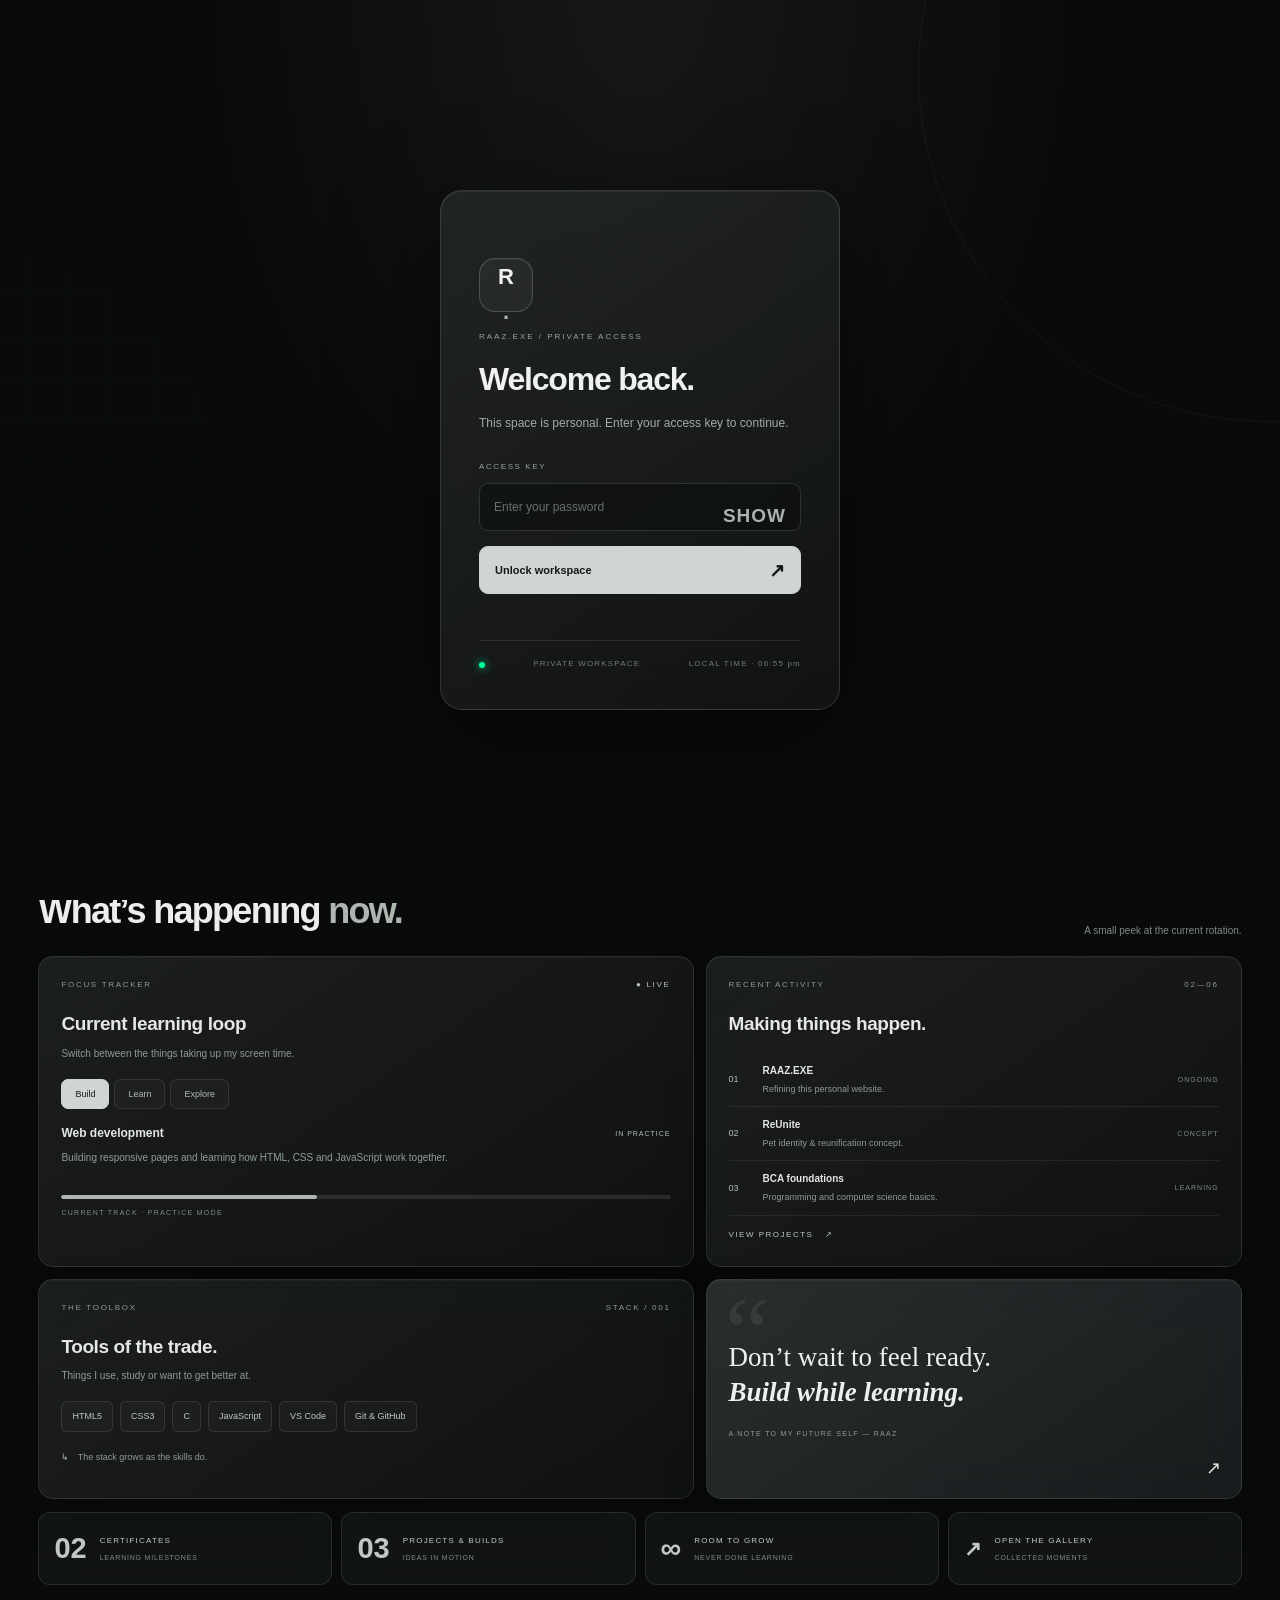
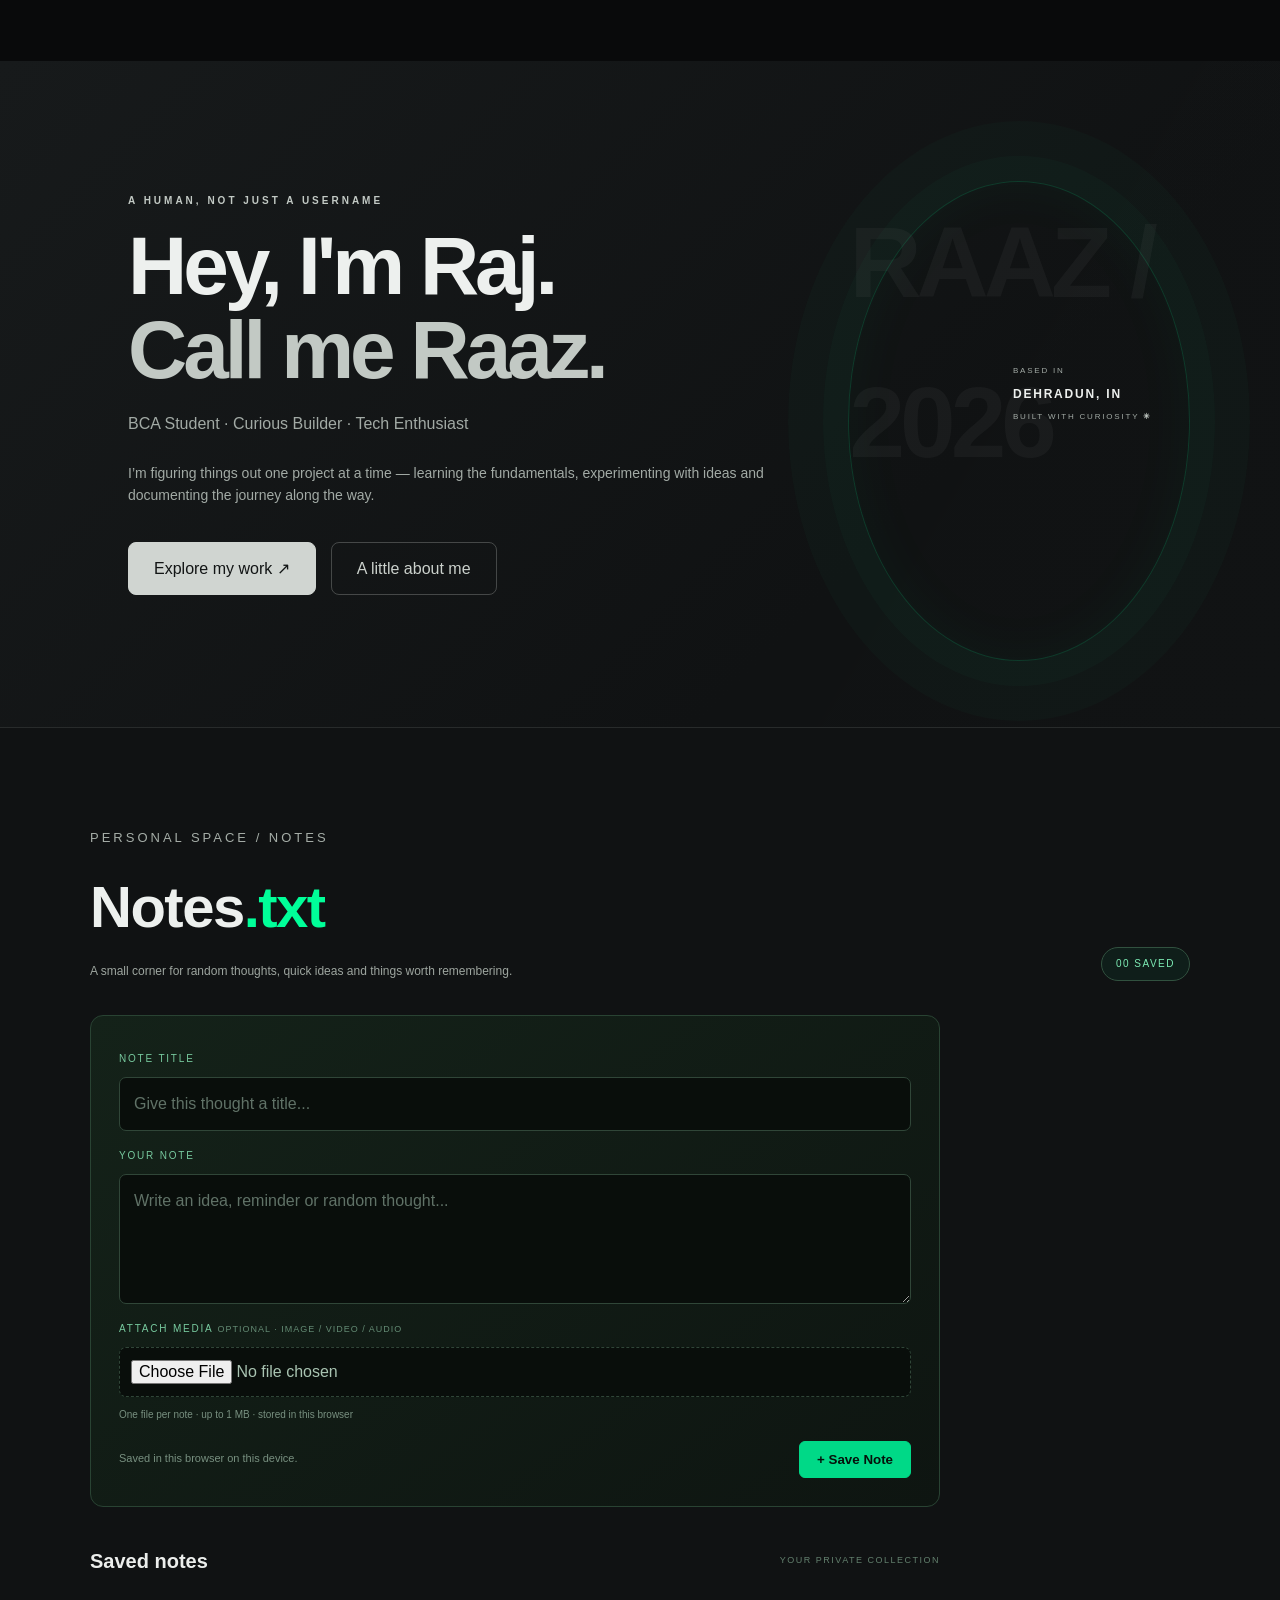
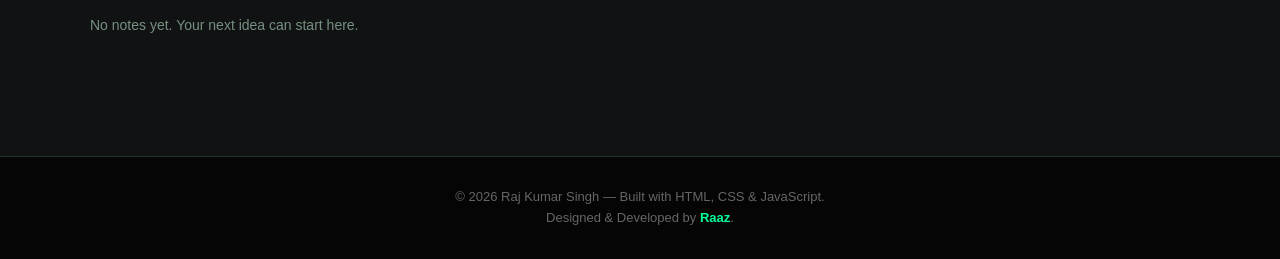
<file: index.html>
<!DOCTYPE html>
<html lang="en">
<head>
    <meta charset="UTF-8">
    <meta name="viewport" content="width=device-width, initial-scale=1.0">
    <meta name="theme-color" content="#080d0b">
    <meta name="description" content="The personal digital space of Raj Kumar Singh — learning, building and exploring technology.">
    <title>Raaz | Personal Dashboard</title>
    <link rel="stylesheet" href="style.css">
</head>
<body class="raaz-site">
    <div class="reading-progress" id="reading-progress" aria-hidden="true"></div>
    <div id="password-screen">
    <div class="password-box">
        <div class="login-mark">R<span>.</span></div>
        <p class="login-eyebrow">RAAZ.EXE / PRIVATE ACCESS</p>
        <h1>Welcome back.</h1>
        <p class="login-description">This space is personal. Enter your access key to continue.</p>
        <form id="password-form">
            <label for="password">ACCESS KEY</label>
            <input type="password" id="password" placeholder="Enter your password" autocomplete="current-password" required>
            <button type="submit">Unlock workspace <span>↗</span></button>
        </form>
        <p id="error-message" role="alert"></p>
        <div class="login-footer"><span class="login-dot"></span> PRIVATE WORKSPACE</div>
    </div>
</div>


    <header class="header site-header">
        <nav class="navbar">
            <a class="logo" href="index.html">RAAZ<span>.</span></a>
            <div class="nav-links" id="primary-navigation">
                <a href="index.html#dashboard" aria-current="page">Dashboard</a>
                <a href="index.html#home">Home</a>
                <a href="profile.html" >Explore Me <span>↗</span></a>
                <a href="index.html#notes">Notes</a><a href="gallery.html">Gallery</a>
                <a href="dumps.html">Dumps</a>
            </div>
            <button class="mobile-nav-toggle" type="button" data-mobile-nav aria-expanded="false" aria-controls="primary-navigation" aria-label="Open navigation"><span></span><span></span><span></span></button>
        </nav>
    </header>
    <!-- ================= DIGITAL DASHBOARD ================= -->
    <section id="dashboard" class="section dashboard-section">
      <div class="container dash-shell">
        <div class="dash-topline">
          <p class="section-label">RAAZ<span class="dash-slash">/</span> DIGITAL SPACE <span class="dash-version">VERSION 2.6</span></p>
          <div class="dash-live"><i></i><span>AVAILABLE FOR CURIOSITY</span></div>
        </div>
        <div class="dash-hero">
          <div class="dash-hero-copy">
            <p class="dash-overline" id="dash-greeting">A PERSONAL SPACE BY RAAZ</p>
            <h1>Welcome to<br><em>Raaz’s Playground.</em></h1>
            <p class="dash-lede">I’m Raaz — a BCA student, curious builder and creative mind exploring code, design and technology. This is where I learn, experiment, build little things and keep track of the journey.</p>
            <div class="dash-actions"><a class="dash-primary" href="profile.html">Explore the person <span>↗</span></a><a class="dash-text-link" href="#home">See the intro ↓</a></div>
          </div>
          <div class="dash-visual" aria-label="Decorative code terminal">
            <div class="dash-visual-top"><span><i></i><i></i><i></i></span><small>raaz@workspace ~</small><b>•••</b></div>
            <div class="dash-code">
              <p><span>01</span> <b>const</b> developer = {</p>
              <p><span>02</span> &nbsp; name: <em>'Raaz'</em>,</p>
              <p><span>03</span> &nbsp; status: <em>'learning'</em>,</p>
              <p><span>04</span> &nbsp; curiosity: <em>Infinity</em>,</p>
              <p><span>05</span> &nbsp; building: <em>true</em></p>
              <p><span>06</span> };</p>
              <div class="dash-terminal-result"><i></i> process running <b class="dash-cursor">_</b></div>
            </div>
            <div class="dash-orbit dash-orbit-one"></div><div class="dash-orbit dash-orbit-two"></div>
            <span class="dash-visual-index">FIG. 01 / THE BUILDER MINDSET</span>
          </div>
        </div>
        <div class="dash-info-strip">
          <div><span class="dash-strip-label">LOCAL TIME</span><strong id="dashboard-clock">--:--:--</strong><small id="dashboard-date">Loading date...</small></div>
          <div><span class="dash-strip-label">CURRENT CHAPTER</span><strong>BCA · SEMESTER 1</strong><small>Dehradun, India</small></div>
          <div><span class="dash-strip-label">MAIN INTERESTS</span><strong>Code / Design / Security</strong><small>Always exploring something new</small></div>
          <div><span class="dash-strip-label">MINDSET</span><strong>Build > Just consume</strong><small>Learn it. Try it. Ship it.</small></div>
        </div>

        <div class="dash-workspace-heading"><div><span>01 / WORKSPACE</span><h2>What’s happening <em>now.</em></h2></div><p>A small peek at the current rotation.</p></div>
        <div class="dash-workspace">
          <article class="dash-panel dash-focus-panel">
            <div class="dash-panel-head"><span>FOCUS TRACKER</span><span class="dash-live-dot">● LIVE</span></div>
            <h3>Current learning loop</h3>
            <p class="dash-panel-sub">Switch between the things taking up my screen time.</p>
            <div class="dash-tabs" role="tablist" aria-label="Learning focus">
              <button class="active" type="button" data-dash-tab="build" role="tab" aria-selected="true">Build</button>
              <button type="button" data-dash-tab="learn" role="tab" aria-selected="false">Learn</button>
              <button type="button" data-dash-tab="explore" role="tab" aria-selected="false">Explore</button>
            </div>
            <div class="dash-tab-content" aria-live="polite">
              <div class="dash-tab-title"><strong id="dash-tab-title">Web development</strong><span id="dash-tab-tag">IN PRACTICE</span></div>
              <p id="dash-tab-description">Building responsive pages and learning how HTML, CSS and JavaScript work together.</p>
              <div class="dash-progress"><span id="dash-progress-bar" style="width:42%"></span></div>
              <small id="dash-progress-label">CURRENT TRACK · PRACTICE MODE</small>
            </div>
          </article>
          <article class="dash-panel dash-activity-panel">
            <div class="dash-panel-head"><span>RECENT ACTIVITY</span><span>02—06</span></div>
            <h3>Making things happen.</h3>
            <div class="dash-activity-list">
              <div><span class="dash-activity-number">01</span><p><b>RAAZ.EXE</b><small>Refining this personal website.</small></p><span class="dash-activity-state">ONGOING</span></div>
              <div><span class="dash-activity-number">02</span><p><b>ReUnite</b><small>Pet identity & reunification concept.</small></p><span class="dash-activity-state">CONCEPT</span></div>
              <div><span class="dash-activity-number">03</span><p><b>BCA foundations</b><small>Programming and computer science basics.</small></p><span class="dash-activity-state">LEARNING</span></div>
            </div>
            <a href="profile.html#projects" class="dash-panel-link">VIEW PROJECTS <span>↗</span></a>
          </article>
          <article class="dash-panel dash-stack-panel">
            <div class="dash-panel-head"><span>THE TOOLBOX</span><span>STACK / 001</span></div>
            <h3>Tools of the trade.</h3>
            <p class="dash-panel-sub">Things I use, study or want to get better at.</p>
            <div class="dash-stack-list"><span>HTML5</span><span>CSS3</span><span>C</span><span>JavaScript</span><span>VS Code</span><span>Git & GitHub</span></div>
            <div class="dash-stack-note"><span>↳</span> The stack grows as the skills do.</div>
          </article>
          <article class="dash-panel dash-manifesto-panel">
            <span class="dash-manifesto-mark">“</span>
            <p>Don’t wait to feel ready.<br><em>Build while learning.</em></p>
            <span class="dash-manifesto-credit">A NOTE TO MY FUTURE SELF — RAAZ</span>
            <a href="profile.html#philosophy" aria-label="Read my philosophy">↗</a>
          </article>
        </div>
        <div class="dash-bottom-row">
          <div class="dash-stat"><strong>02</strong><span>CERTIFICATES<small>LEARNING MILESTONES</small></span></div>
          <div class="dash-stat"><strong>03</strong><span>PROJECTS & BUILDS<small>IDEAS IN MOTION</small></span></div>
          <div class="dash-stat"><strong>∞</strong><span>ROOM TO GROW<small>NEVER DONE LEARNING</small></span></div>
          <a class="dash-stat dash-stat-link" href="gallery.html"><strong>↗</strong><span>OPEN THE GALLERY<small>COLLECTED MOMENTS</small></span></a>
        </div>
      </div>
    </section>

    <!-- ================= INTRO ================= -->
    <section id="home" class="hero">
      <div class="hero-content">
        <p class="small-text">A HUMAN, NOT JUST A USERNAME</p>
        <h1>Hey, I'm Raj.<br><span class="hero-accent">Call me Raaz.</span></h1>
        <h2>BCA Student · Curious Builder · Tech Enthusiast</h2>
        <p class="hero-description">I’m figuring things out one project at a time — learning the fundamentals, experimenting with ideas and documenting the journey along the way.</p>
        <div class="buttons"><a href="profile.html#projects" class="btn primary">Explore my work ↗</a><a href="profile.html#about" class="btn secondary">A little about me</a></div>
      </div>
      <div class="hero-side-note"><span>BASED IN</span><strong>DEHRADUN, IN</strong><span>BUILT WITH CURIOSITY <b>✳</b></span></div>
    </section>


    <!-- ================= PERSONAL NOTES ================= -->
    <section id="notes" class="section notes-section">
        <div class="container">
            <p class="section-label">PERSONAL SPACE / NOTES</p>
            <div class="notes-heading">
                <div>
                    <h2 class="section-title">Notes<span class="accent-text">.txt</span></h2>
                    <p class="notes-intro">A small corner for random thoughts, quick ideas and things worth remembering.</p>
                </div>
                <span class="notes-count" id="notes-count">0 SAVED</span>
            </div>

            <form id="note-form" class="note-editor">
                <label for="note-title">NOTE TITLE</label>
                <input id="note-title" type="text" maxlength="70" placeholder="Give this thought a title..." required>
                <label for="note-content">YOUR NOTE</label>
                <textarea id="note-content" rows="4" maxlength="1500" placeholder="Write an idea, reminder or random thought..." required></textarea>
                <label for="note-media">ATTACH MEDIA <span class="optional-label">OPTIONAL · IMAGE / VIDEO / AUDIO</span></label>
                <input id="note-media" class="note-media-input" type="file" accept="image/*,video/*,audio/*">
                <small class="media-hint">One file per note · up to 1 MB · stored in this browser</small>
                <div class="note-editor-footer">
                    <small>Saved in this browser on this device.</small>
                    <button type="submit" class="note-save-btn">+ Save Note</button>
                </div>
            </form>

            <div class="saved-notes-heading">
                <h3>Saved notes</h3>
                <span>YOUR PRIVATE COLLECTION</span>
            </div>
            <div id="notes-list" class="notes-list" aria-live="polite">
                <p class="notes-empty">No notes yet. Your next idea can start here.</p>
            </div>
        </div>
    </section>





    

<!-- ================= FOOTER ================= -->

    <footer>

        <p>
            © 2026 Raj Kumar Singh — Built with HTML, CSS & JavaScript.
        </p>

        <p>
            Designed & Developed by <strong>Raaz</strong>.
        </p>

    </footer>


    <button class="back-to-top" id="back-to-top" type="button" aria-label="Back to top">↑</button>
    <div class="site-toast" id="site-toast" role="status" aria-live="polite"></div>

<script src="script.js"></script>
</body>
</html>
</file>
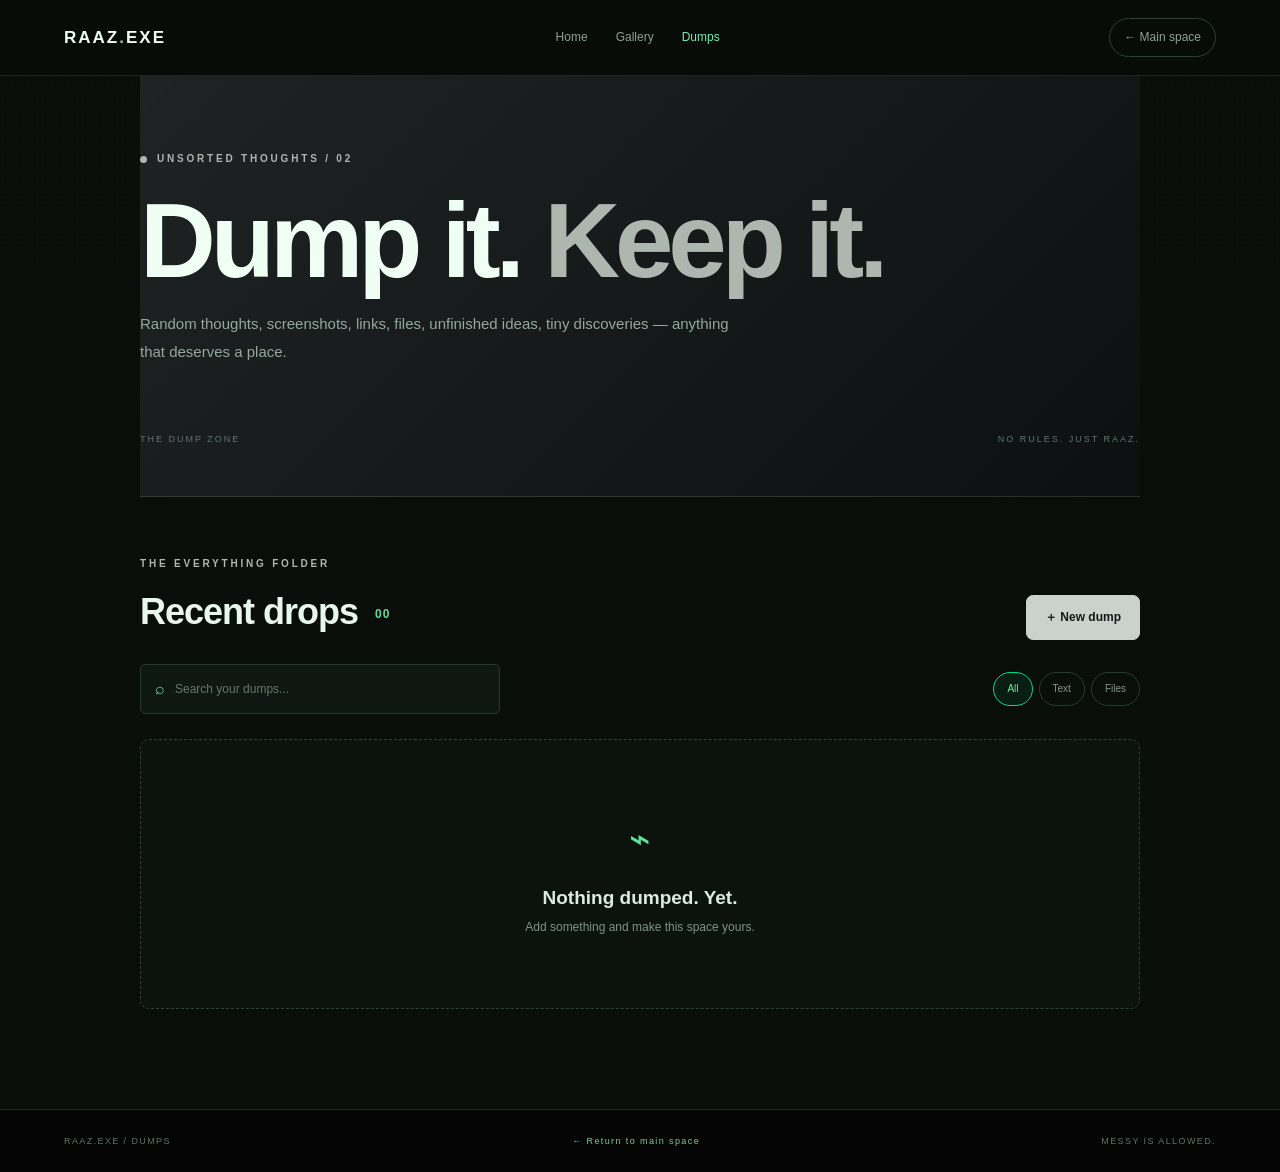
<file: dumps.html>
<!DOCTYPE html>
<html lang="en">
<head>
    <meta charset="UTF-8">
    <meta name="viewport" content="width=device-width, initial-scale=1.0">
    <meta name="theme-color" content="#090e0b">
    <title>Dumps | RAAZ.EXE</title>
    <link rel="stylesheet" href="style.css">
</head>
<body class="collection-page" data-collection="dumps">
    <div class="collection-noise"></div>
    <header class="collection-header">
        <a class="collection-logo" href="index.html">RAAZ<span>.</span>EXE</a>
        <nav>
            <a href="index.html">Home</a>
            <a href="gallery.html">Gallery</a>
            <a class="active" href="dumps.html">Dumps</a>
        </nav>
        <a class="collection-back" href="index.html">← Main space</a>
    </header>
    <main class="collection-main dumps-main">
        <section class="collection-hero dumps-hero">
            <p class="collection-eyebrow"><span></span> UNSORTED THOUGHTS / 02</p>
            <h1>Dump it. <em>Keep it.</em></h1>
            <p>Random thoughts, screenshots, links, files, unfinished ideas, tiny discoveries — anything that deserves a place.</p>
            <div class="collection-hero-bottom"><span>THE DUMP ZONE</span><span>NO RULES. JUST RAAZ.</span></div>
        </section>
        <section class="collection-toolbar">
            <div><span class="collection-overline">THE EVERYTHING FOLDER</span><h2>Recent drops <span id="item-count">00</span></h2></div>
            <button class="collection-add-btn" id="open-editor">＋ New dump</button>
        </section>
        <div class="collection-controls">
            <label class="collection-search">⌕ <input id="collection-search" type="search" placeholder="Search your dumps..."></label>
            <div class="dump-filters"><button class="active" data-filter="all">All</button><button data-filter="text">Text</button><button data-filter="file">Files</button></div>
        </div>
        <section id="dumps-grid" class="dumps-grid" aria-live="polite">
            <div class="collection-empty"><span>⌁</span><h3>Nothing dumped. Yet.</h3><p>Start with a thought, a link, a file, or something random.</p></div>
        </section>
    </main>
    <div class="collection-modal" id="editor-modal" aria-hidden="true">
        <div class="collection-dialog">
            <button class="modal-close" data-close aria-label="Close">×</button>
            <p class="collection-overline">DROP SOMETHING HERE</p>
            <h2>New dump<span>.</span></h2>
            <form id="collection-form">
                <label>TITLE<input name="title" maxlength="70" placeholder="Give this dump a name" required></label>
                <label>TYPE<select name="category"><option value="random">Random</option><option value="ideas">Ideas</option><option value="coding">Coding</option><option value="life">Life</option><option value="links">Links</option><option value="inspiration">Inspiration</option></select></label>
                <label>YOUR DUMP<textarea name="body" rows="5" maxlength="2500" placeholder="Write anything. A thought, a link, a reminder..." ></textarea></label>
                <label>ATTACH A FILE <input name="media" type="file"></label>
                <small>Saved in this browser only. Attachments must be under 2 MB.</small>
                <button class="collection-add-btn" type="submit">Save this dump ↗</button>
            </form>
            <p class="collection-error" id="collection-error" role="alert"></p>
        </div>
    </div>
    <footer class="collection-footer"><span>RAAZ.EXE / DUMPS</span><a href="index.html">← Return to main space</a><span>MESSY IS ALLOWED.</span></footer>
    <script src="collection.js"></script>
</body>
</html>
</file>
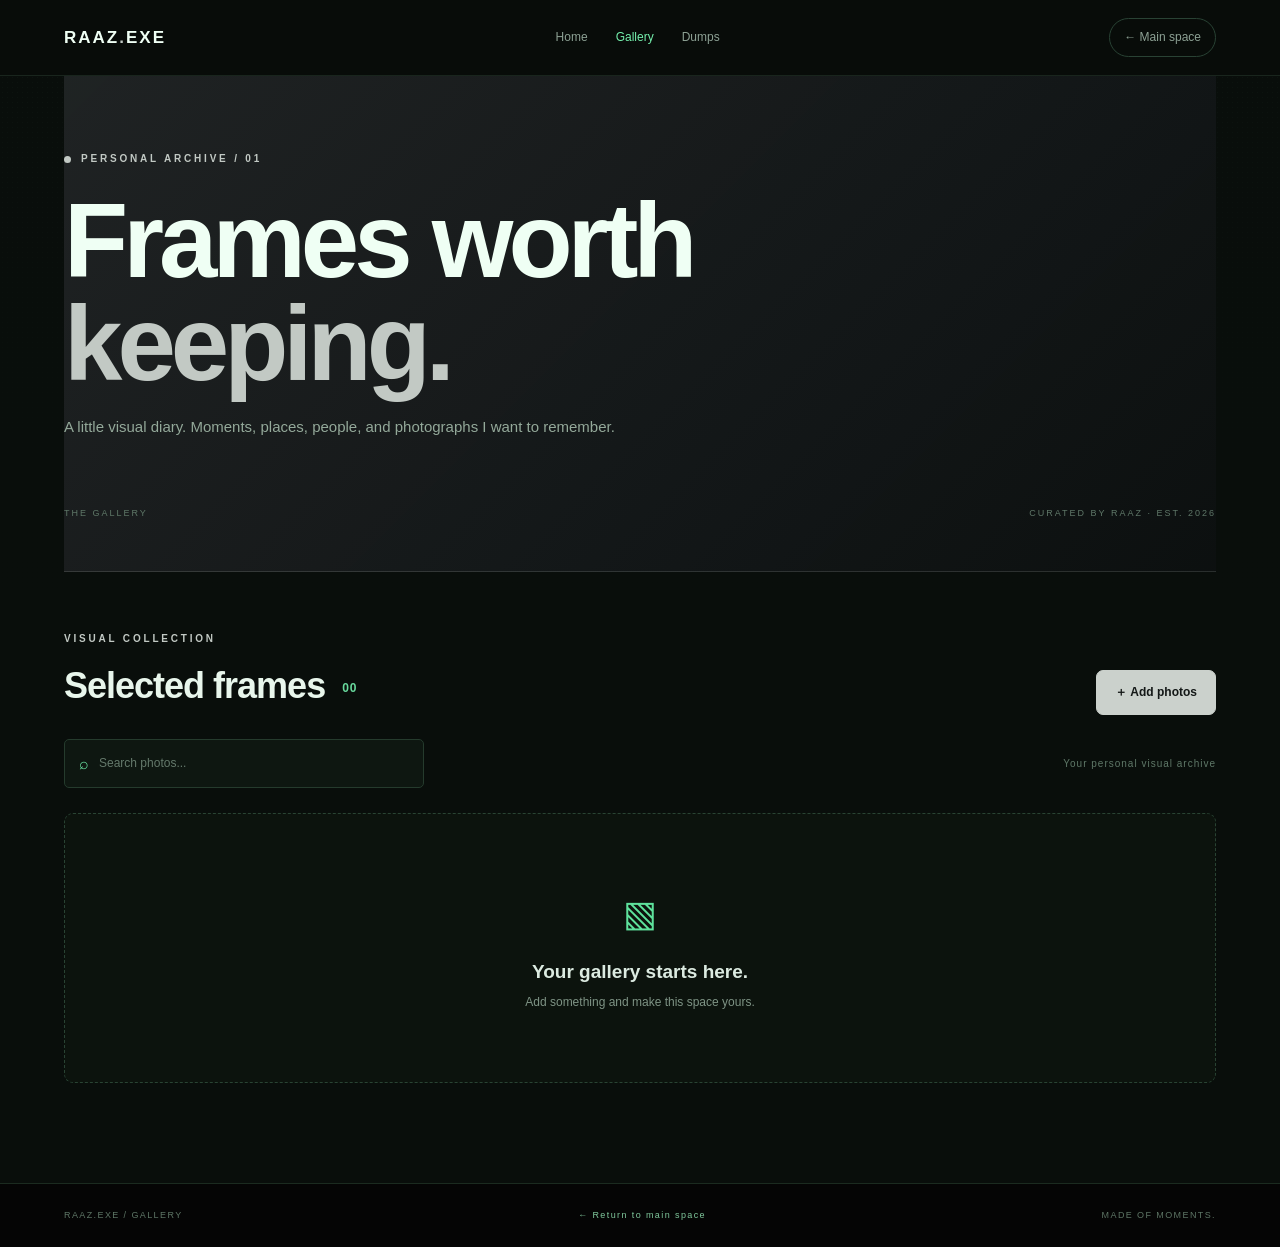
<file: gallery.html>
<!DOCTYPE html>
<html lang="en">
<head>
    <meta charset="UTF-8">
    <meta name="viewport" content="width=device-width, initial-scale=1.0">
    <meta name="theme-color" content="#090e0b">
    <title>Gallery | RAAZ.EXE</title>
    <link rel="stylesheet" href="style.css">
</head>
<body class="collection-page" data-collection="gallery">
    <div class="collection-noise"></div>
    <header class="collection-header">
        <a class="collection-logo" href="index.html">RAAZ<span>.</span>EXE</a>
        <nav>
            <a href="index.html">Home</a>
            <a class="active" href="gallery.html">Gallery</a>
            <a href="dumps.html">Dumps</a>
        </nav>
        <a class="collection-back" href="index.html">← Main space</a>
    </header>
    <main class="collection-main">
        <section class="collection-hero">
            <p class="collection-eyebrow"><span></span> PERSONAL ARCHIVE / 01</p>
            <h1>Frames worth <em>keeping.</em></h1>
            <p>A little visual diary. Moments, places, people, and photographs I want to remember.</p>
            <div class="collection-hero-bottom"><span>THE GALLERY</span><span>CURATED BY RAAZ · EST. 2026</span></div>
        </section>
        <section class="collection-toolbar">
            <div><span class="collection-overline">VISUAL COLLECTION</span><h2>Selected frames <span id="item-count">00</span></h2></div>
            <button class="collection-add-btn" id="open-editor">＋ Add photos</button>
        </section>
        <div class="collection-controls">
            <label class="collection-search">⌕ <input id="collection-search" type="search" placeholder="Search photos..."></label>
            <span class="collection-tip">Your personal visual archive</span>
        </div>
        <section id="gallery-grid" class="gallery-grid" aria-live="polite">
            <div class="collection-empty"><span>▧</span><h3>Your gallery starts here.</h3><p>Add your favourite photos to build this space.</p></div>
        </section>
    </main>
    <div class="collection-modal" id="editor-modal" aria-hidden="true">
        <div class="collection-dialog">
            <button class="modal-close" data-close aria-label="Close">×</button>
            <p class="collection-overline">ADD TO YOUR ARCHIVE</p>
            <h2>New frames<span>.</span></h2>
            <form id="collection-form">
                <label>PHOTO TITLE<input name="title" maxlength="60" placeholder="e.g. A quiet evening" required></label>
                <label>CAPTION<input name="caption" maxlength="140" placeholder="A few words about this moment"></label>
                <label>CHOOSE PHOTOS<input name="media" type="file" accept="image/*" multiple required></label>
                <small>Images are saved in this browser only. Keep each image under 1.5 MB.</small>
                <button class="collection-add-btn" type="submit">Save to gallery ↗</button>
            </form>
            <p class="collection-error" id="collection-error" role="alert"></p>
        </div>
    </div>
    <div class="lightbox" id="lightbox" aria-hidden="true"><button class="lightbox-close" data-lightbox-close>×</button><img id="lightbox-image" alt=""><div id="lightbox-caption"></div></div>
    <footer class="collection-footer"><span>RAAZ.EXE / GALLERY</span><a href="index.html">← Return to main space</a><span>MADE OF MOMENTS.</span></footer>
    <script src="collection.js"></script>
</body>
</html>
</file>
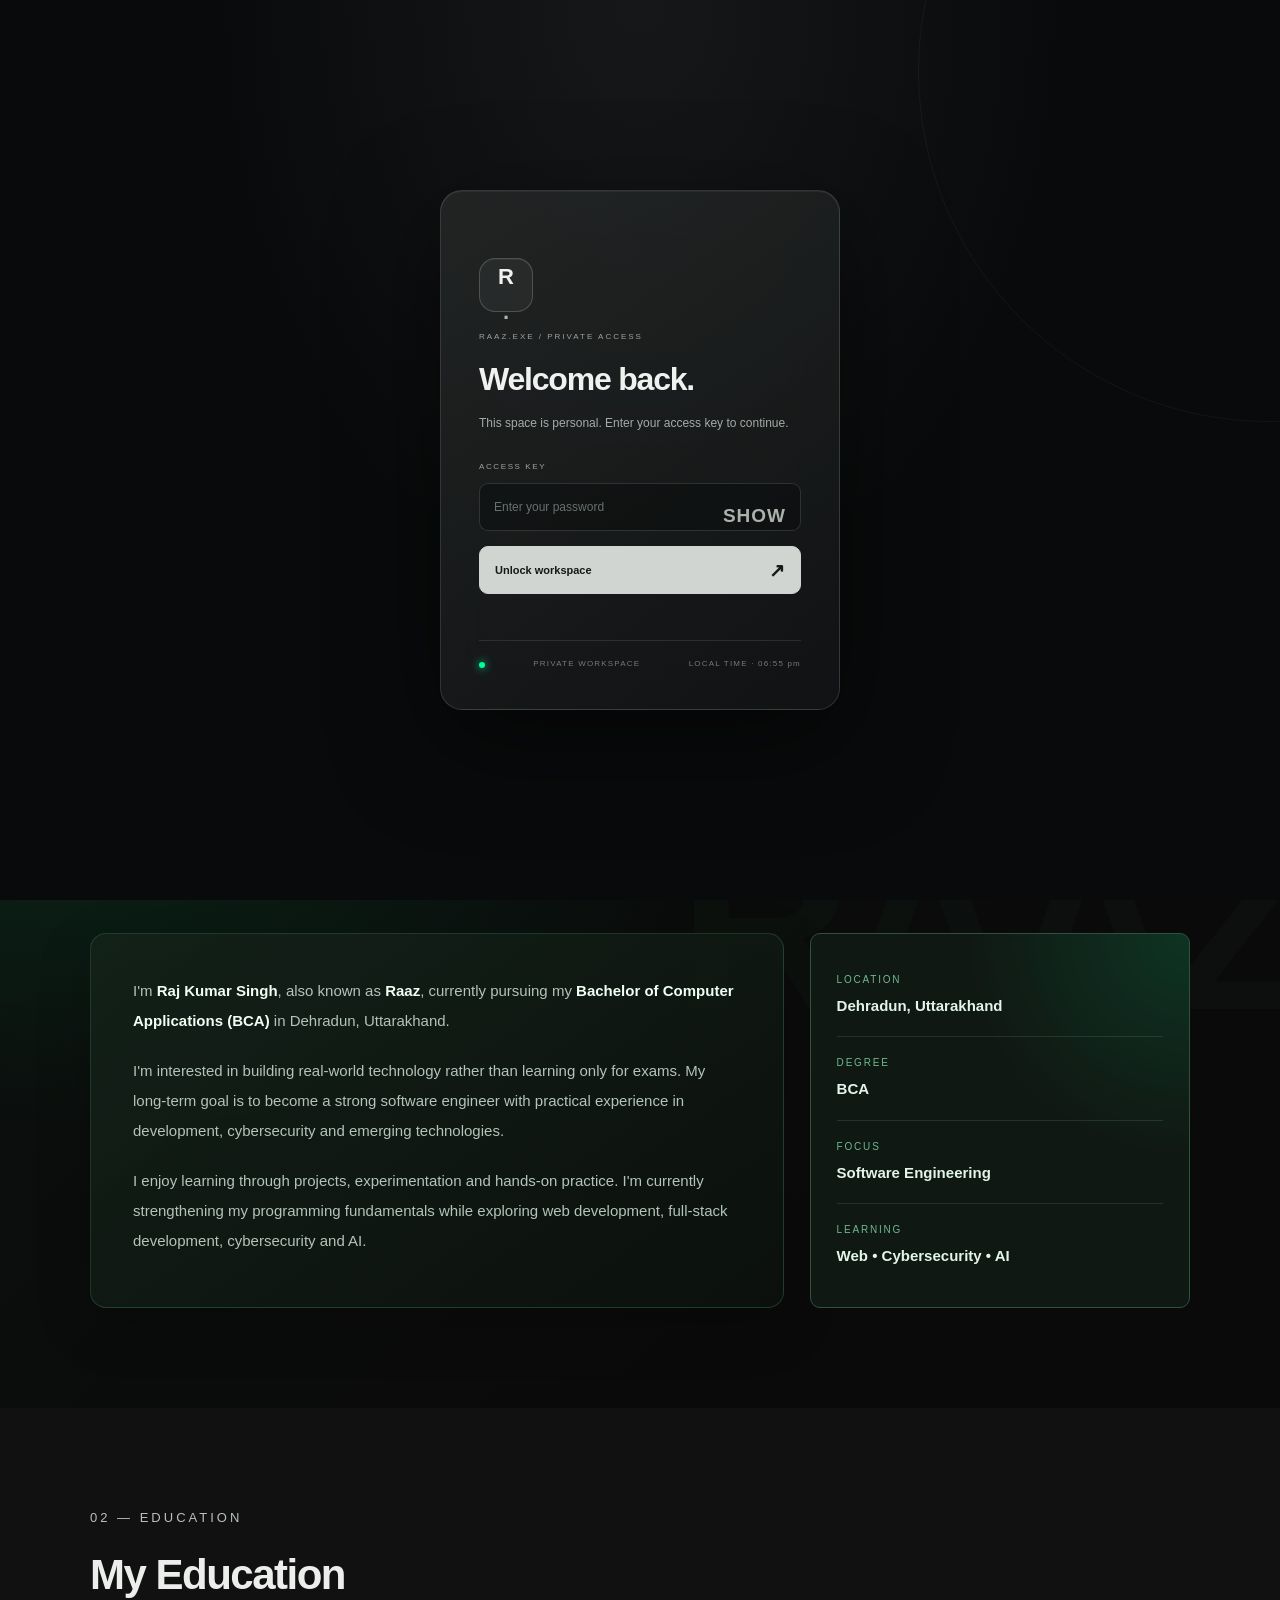
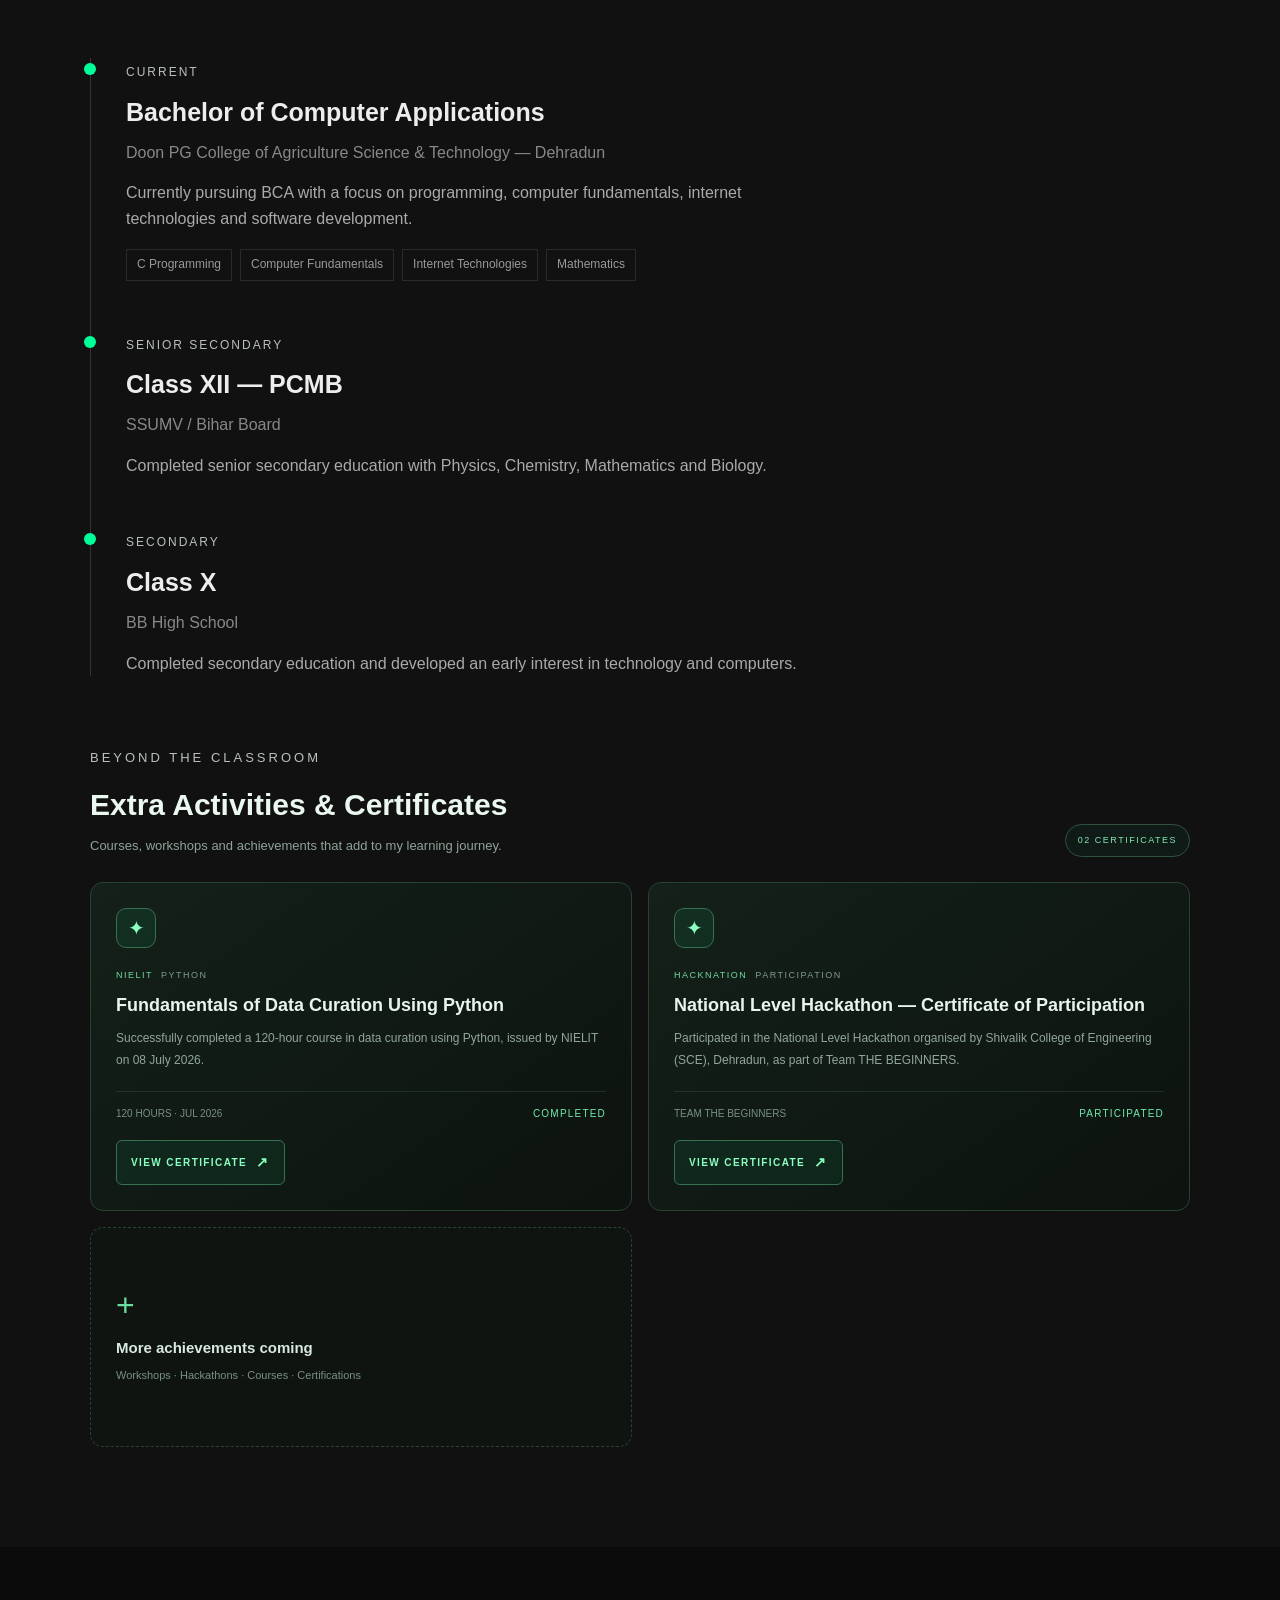
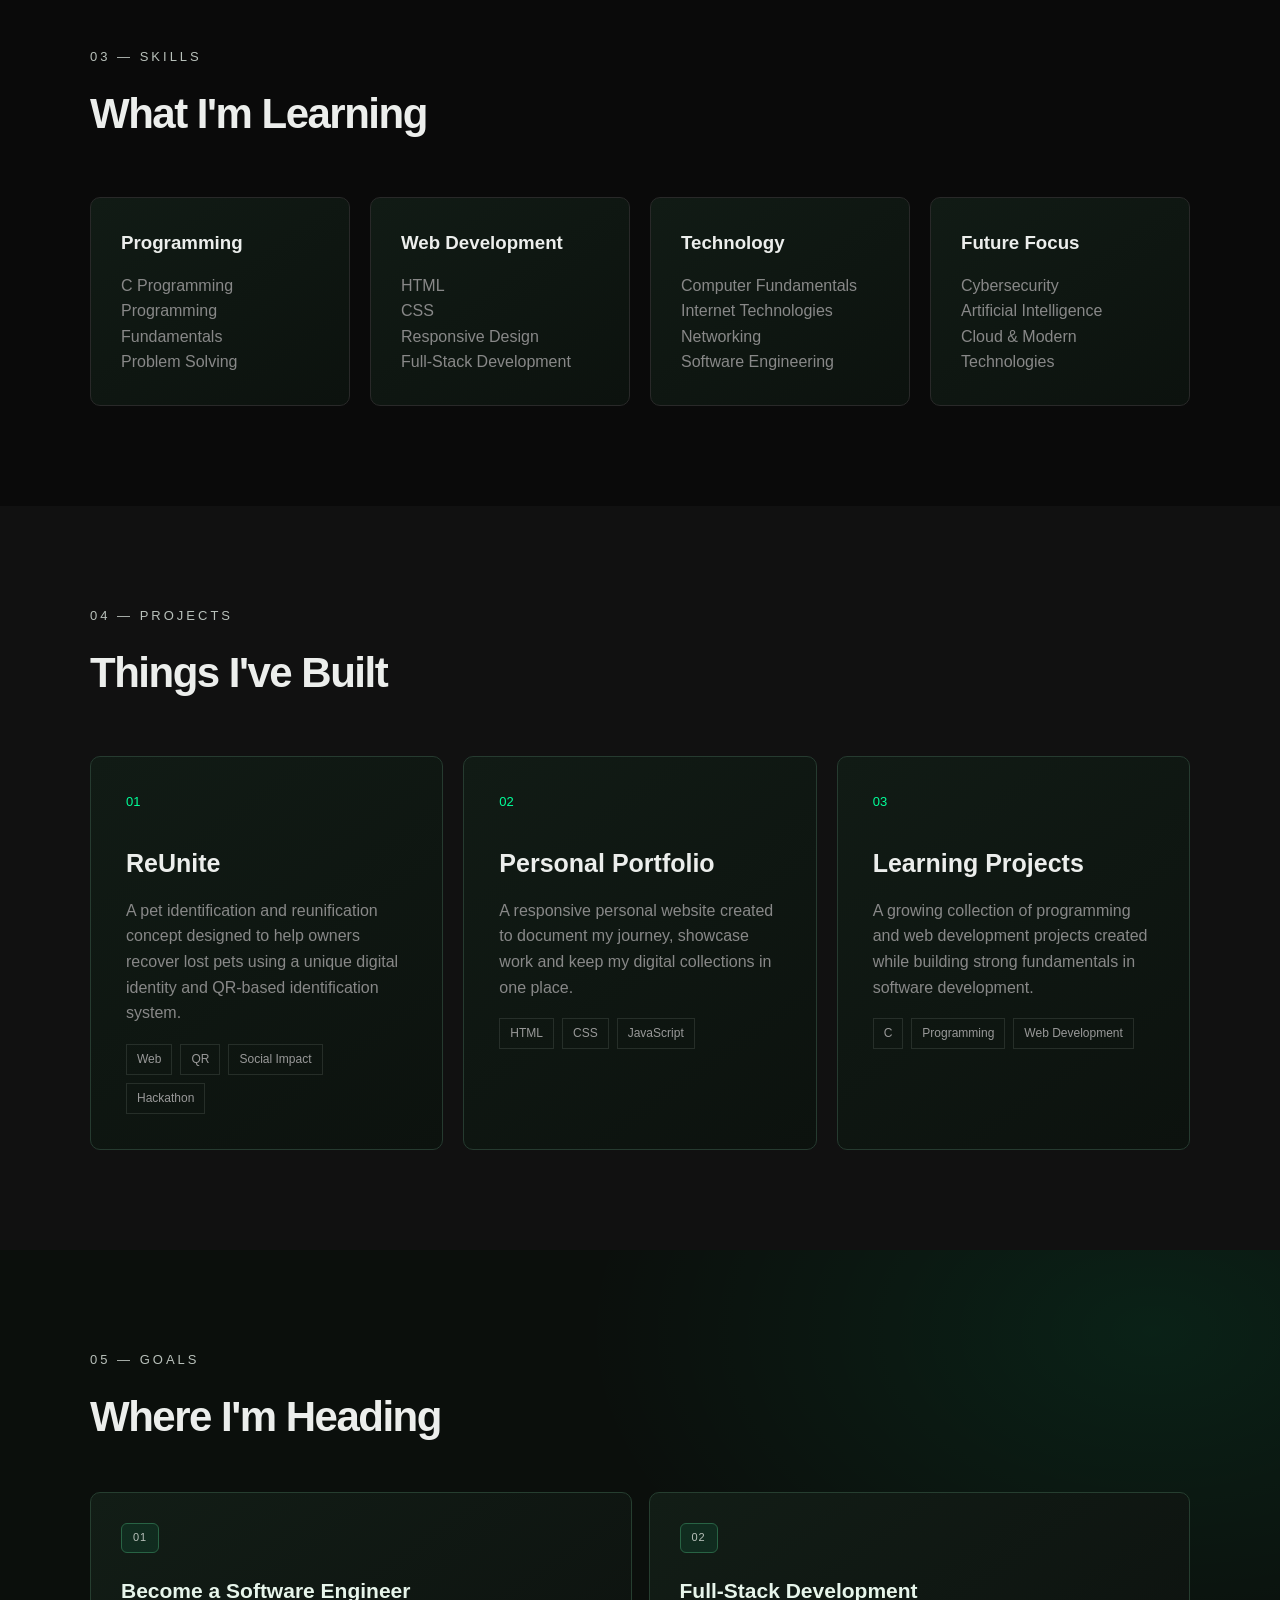
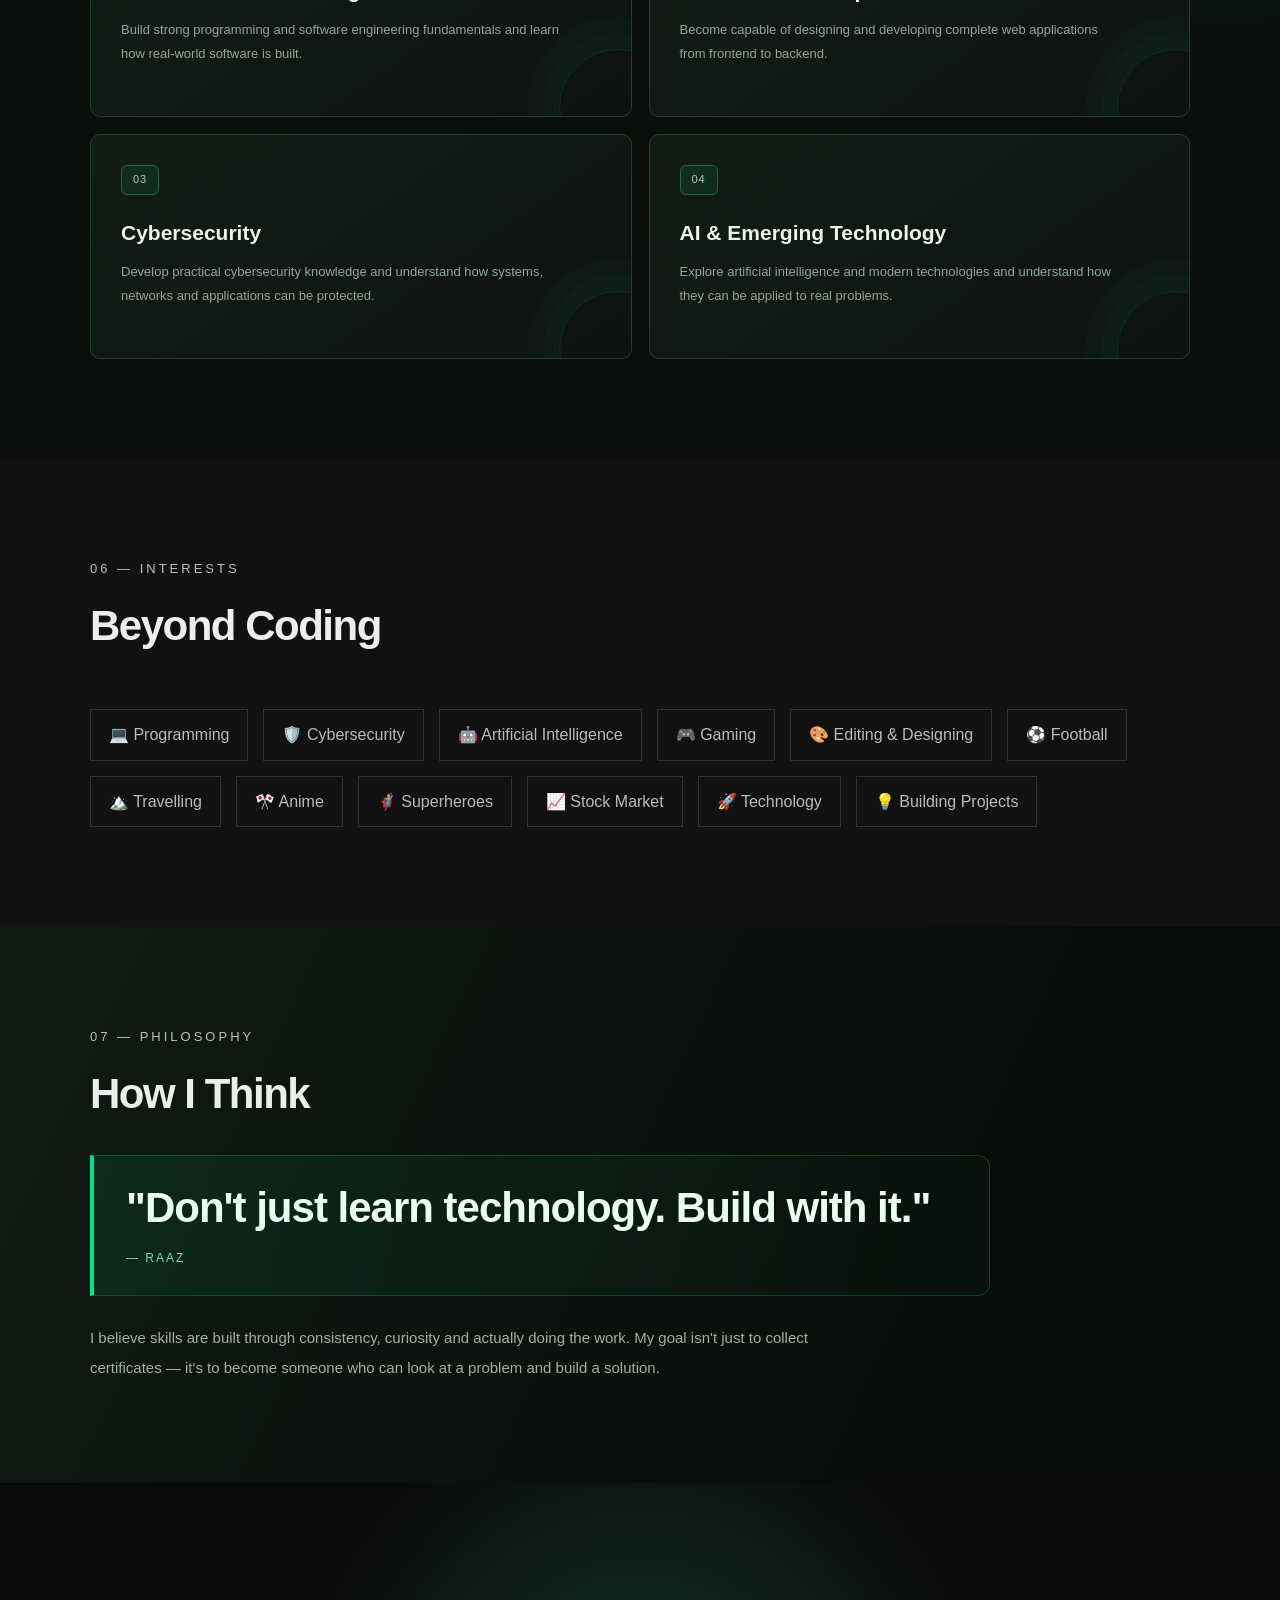
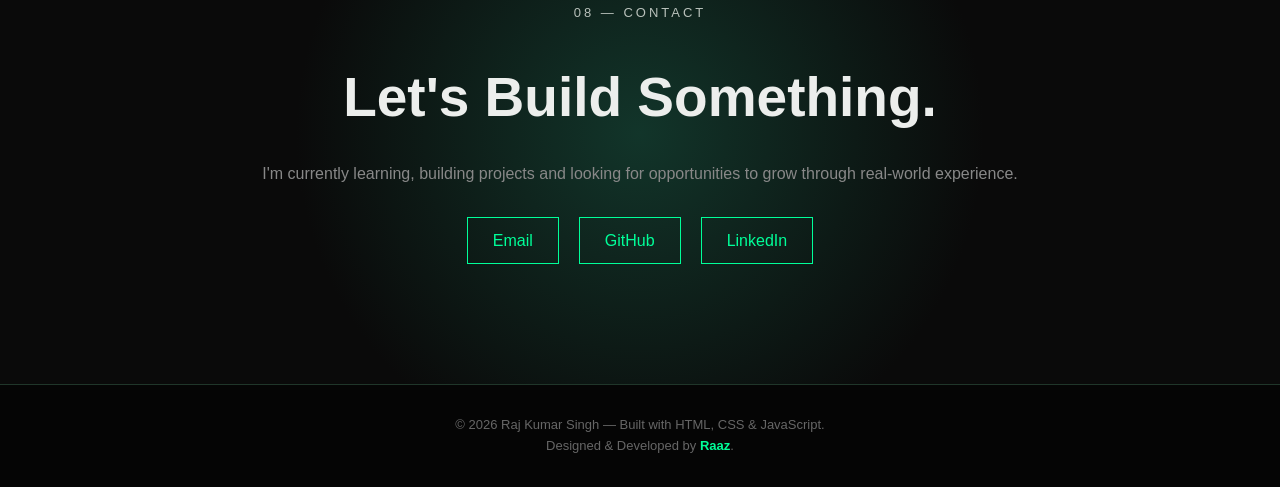
<file: profile.html>
<!DOCTYPE html><html lang="en"><head><meta charset="UTF-8"><meta name="viewport" content="width=device-width, initial-scale=1.0"><meta name="theme-color" content="#080d0b"><meta name="description" content="Explore the education, skills, projects and ambitions of Raj Kumar Singh."><title>Explore Me | RAAZ.EXE</title><link rel="stylesheet" href="style.css"></head><body class="raaz-site profile-page"><div id="password-screen"><div class="password-box"><div class="login-mark">R<span>.</span></div><p class="login-eyebrow">RAAZ.EXE / PRIVATE ACCESS</p><h1>Welcome back.</h1><p class="login-description">This space is personal. Enter your access key to continue.</p><form id="password-form"><label for="password">ACCESS KEY</label><input type="password" id="password" placeholder="Enter your password" autocomplete="current-password" required><button type="submit">Unlock workspace <span>↗</span></button></form><p id="error-message" role="alert"></p><div class="login-footer"><span class="login-dot"></span> PRIVATE WORKSPACE</div></div></div><header class="header site-header"><nav class="navbar"><a class="logo" href="index.html">RAAZ<span>.</span></a><div class="nav-links"><a href="index.html#dashboard">Dashboard</a><a href="index.html#home">Home</a><a href="profile.html" aria-current="page">Explore Me <span>↗</span></a><a href="index.html#notes">Notes</a><a href="gallery.html">Gallery</a><a href="dumps.html">Dumps</a></div></nav></header><section class="profile-hero"><div class="container"><p class="section-label">RAAZ.EXE / PERSONAL PROFILE</p><span class="profile-orbit">R.</span><h1>A little more<br><em>about the person behind the screen.</em></h1><p>Education, skills, projects, ambitions and the things that make me curious.</p><a class="btn primary" href="index.html#dashboard">← Back to dashboard</a></div></section>
<section id="about" class="section"><div class="container"><p class="section-label">01 — ABOUT ME</p><h2 class="section-title">Who I Am</h2><div class="about-grid"><div class="about-text"><p>I'm <strong>Raj Kumar Singh</strong>, also known as <strong>Raaz</strong>, currently pursuing my <strong>Bachelor of Computer Applications (BCA)</strong> in Dehradun, Uttarakhand.</p><p>I'm interested in building real-world technology rather than learning only for exams. My long-term goal is to become a strong software engineer with practical experience in development, cybersecurity and emerging technologies.</p><p>I enjoy learning through projects, experimentation and hands-on practice. I'm currently strengthening my programming fundamentals while exploring web development, full-stack development, cybersecurity and AI.</p></div><div class="about-card"><div class="info"><span>Location</span><strong>Dehradun, Uttarakhand</strong></div><div class="info"><span>Degree</span><strong>BCA</strong></div><div class="info"><span>Focus</span><strong>Software Engineering</strong></div><div class="info"><span>Learning</span><strong>Web • Cybersecurity • AI</strong></div></div></div></div></section>
<section id="education" class="section dark-section"><div class="container"><p class="section-label">02 — EDUCATION</p><h2 class="section-title">My Education</h2><div class="timeline"><div class="timeline-item"><div class="timeline-dot"></div><div class="timeline-content"><span class="date">CURRENT</span><h3>Bachelor of Computer Applications</h3><h4>Doon PG College of Agriculture Science & Technology — Dehradun</h4><p>Currently pursuing BCA with a focus on programming, computer fundamentals, internet technologies and software development.</p><div class="tags"><span>C Programming</span><span>Computer Fundamentals</span><span>Internet Technologies</span><span>Mathematics</span></div></div></div><div class="timeline-item"><div class="timeline-dot"></div><div class="timeline-content"><span class="date">SENIOR SECONDARY</span><h3>Class XII — PCMB</h3><h4>SSUMV / Bihar Board</h4><p>Completed senior secondary education with Physics, Chemistry, Mathematics and Biology.</p></div></div><div class="timeline-item"><div class="timeline-dot"></div><div class="timeline-content"><span class="date">SECONDARY</span><h3>Class X</h3><h4>BB High School</h4><p>Completed secondary education and developed an early interest in technology and computers.</p></div></div></div><div class="certificate-heading"><div><p class="section-label">BEYOND THE CLASSROOM</p><h3>Extra Activities & Certificates</h3><p class="certificate-intro">Courses, workshops and achievements that add to my learning journey.</p></div><span class="certificate-count">02 CERTIFICATES</span></div><div class="certificate-grid"><article class="certificate-card"><div class="certificate-icon">✦</div><div class="certificate-meta"><span>NIELIT</span><span>PYTHON</span></div><h4>Fundamentals of Data Curation Using Python</h4><p>Successfully completed a 120-hour course in data curation using Python, issued by NIELIT on 08 July 2026.</p><div class="certificate-footer"><span>120 HOURS · JUL 2026</span><span class="certificate-status">COMPLETED</span></div><a class="certificate-view-link" href="certificate-redacted.pdf" target="_blank" rel="noopener noreferrer">VIEW CERTIFICATE <span>↗</span></a></article><article class="certificate-card"><div class="certificate-icon">✦</div><div class="certificate-meta"><span>HACKNATION</span><span>PARTICIPATION</span></div><h4>National Level Hackathon — Certificate of Participation</h4><p>Participated in the National Level Hackathon organised by Shivalik College of Engineering (SCE), Dehradun, as part of Team THE BEGINNERS.</p><div class="certificate-footer"><span>TEAM THE BEGINNERS</span><span class="certificate-status">PARTICIPATED</span></div><a class="certificate-view-link" href="hackathon-certificate.pdf" target="_blank" rel="noopener noreferrer">VIEW CERTIFICATE <span>↗</span></a></article><div class="certificate-placeholder"><span>+</span><strong>More achievements coming</strong><small>Workshops · Hackathons · Courses · Certifications</small></div></div></div></section>
<section id="skills" class="section"><div class="container"><p class="section-label">03 — SKILLS</p><h2 class="section-title">What I'm Learning</h2><div class="skills-grid"><div class="skill-card"><h3>Programming</h3><p>C Programming<br>Programming Fundamentals<br>Problem Solving</p></div><div class="skill-card"><h3>Web Development</h3><p>HTML<br>CSS<br>Responsive Design<br>Full-Stack Development</p></div><div class="skill-card"><h3>Technology</h3><p>Computer Fundamentals<br>Internet Technologies<br>Networking<br>Software Engineering</p></div><div class="skill-card"><h3>Future Focus</h3><p>Cybersecurity<br>Artificial Intelligence<br>Cloud & Modern Technologies</p></div></div></div></section>
<section id="projects" class="section dark-section"><div class="container"><p class="section-label">04 — PROJECTS</p><h2 class="section-title">Things I've Built</h2><div class="projects-grid"><article class="project-card"><div class="project-number">01</div><h3>ReUnite</h3><p>A pet identification and reunification concept designed to help owners recover lost pets using a unique digital identity and QR-based identification system.</p><div class="tags"><span>Web</span><span>QR</span><span>Social Impact</span><span>Hackathon</span></div></article><article class="project-card"><div class="project-number">02</div><h3>Personal Portfolio</h3><p>A responsive personal website created to document my journey, showcase work and keep my digital collections in one place.</p><div class="tags"><span>HTML</span><span>CSS</span><span>JavaScript</span></div></article><article class="project-card"><div class="project-number">03</div><h3>Learning Projects</h3><p>A growing collection of programming and web development projects created while building strong fundamentals in software development.</p><div class="tags"><span>C</span><span>Programming</span><span>Web Development</span></div></article></div></div></section>
<section id="goals" class="goals-section section"><div class="container"><p class="section-label">05 — GOALS</p><h2 class="section-title">Where I'm Heading</h2><div class="goals"><div class="goal"><span>01</span><h3>Become a Software Engineer</h3><p>Build strong programming and software engineering fundamentals and learn how real-world software is built.</p></div><div class="goal"><span>02</span><h3>Full-Stack Development</h3><p>Become capable of designing and developing complete web applications from frontend to backend.</p></div><div class="goal"><span>03</span><h3>Cybersecurity</h3><p>Develop practical cybersecurity knowledge and understand how systems, networks and applications can be protected.</p></div><div class="goal"><span>04</span><h3>AI & Emerging Technology</h3><p>Explore artificial intelligence and modern technologies and understand how they can be applied to real problems.</p></div></div></div></section>
<section id="interests" class="section dark-section"><div class="container"><p class="section-label">06 — INTERESTS</p><h2 class="section-title">Beyond Coding</h2><div class="interest-list"><span>💻 Programming</span><span>🛡️ Cybersecurity</span><span>🤖 Artificial Intelligence</span><span>🎮 Gaming</span><span>🎨 Editing & Designing</span><span>⚽ Football</span><span>🏔️ Travelling</span><span>🎌 Anime</span><span>🦸 Superheroes</span><span>📈 Stock Market</span><span>🚀 Technology</span><span>💡 Building Projects</span></div></div></section>
<section id="philosophy" class="philosophy-section section"><div class="container"><p class="section-label">07 — PHILOSOPHY</p><h2 class="section-title">How I Think</h2><div class="quote"><p>"Don't just learn technology. Build with it."</p><span>— Raaz</span></div><p class="philosophy">I believe skills are built through consistency, curiosity and actually doing the work. My goal isn't just to collect certificates — it's to become someone who can look at a problem and build a solution.</p></div></section>
<section id="contact" class="contact-section"><div class="container contact-container"><p class="section-label">08 — CONTACT</p><h2>Let's Build Something.</h2><p>I'm currently learning, building projects and looking for opportunities to grow through real-world experience.</p><div class="contact-links"><a href="mailto:your-iamrajk01@gmail.com">Email</a><a href="https://github.com/" target="_blank" rel="noopener">GitHub</a><a href="https://linkedin.com/" target="_blank" rel="noopener">LinkedIn</a></div></div></section><footer><p>© 2026 Raj Kumar Singh — Built with HTML, CSS & JavaScript.</p><p>Designed & Developed by <strong>Raaz</strong>.</p></footer><script src="script.js"></script></body></html>
</file>
<file: style.css>
/* =========================================
   RESET
========================================= */

* {
    margin: 0;
    padding: 0;
    box-sizing: border-box;
}

html {
    scroll-behavior: smooth;
}

body {
    font-family: Arial, Helvetica, sans-serif;
    background: #0a0a0a;
    color: #eeeeee;
    line-height: 1.6;
}


/* =========================================
   GENERAL
========================================= */

.container {
    width: 90%;
    max-width: 1100px;
    margin: auto;
}

.section {
    padding: 100px 0;
    background: #0a0a0a;
}

.dark-section {
    background: #111111;
}

.section-label {
    color: #888;
    font-size: 13px;
    letter-spacing: 3px;
    margin-bottom: 12px;
}

.section-title {
    font-size: 42px;
    margin-bottom: 50px;
}


/* =========================================
   HEADER
========================================= */

.header {
    position: fixed;
    top: 0;
    width: 100%;
    background: rgba(10, 10, 10, 0.9);
    backdrop-filter: blur(10px);
    z-index: 1000;
    border-bottom: 1px solid #222;
}

.navbar {
    width: 90%;
    max-width: 1100px;
    margin: auto;

    height: 70px;

    display: flex;
    align-items: center;
    justify-content: space-between;
}

.logo {
    font-size: 24px;
    font-weight: bold;
    letter-spacing: 2px;
}

.logo span {
    color: #00ff99;
}

.nav-links {
    display: flex;
    gap: 25px;
    list-style: none;
}

.nav-links a {
    color: #aaa;
    text-decoration: none;
    font-size: 14px;

    transition: 0.3s;
}

.nav-links a:hover {
    color: #00ff99;
}


/* =========================================
   HERO
========================================= */

.hero {
    min-height: 100vh;

    display: flex;
    align-items: center;

    padding: 120px 10%;

    background:
        radial-gradient(
            circle at 80% 20%,
            #12352a 0,
            transparent 30%
        ),
        #0a0a0a;
}

.hero-content {
    max-width: 800px;
}

.small-text {
    color: #00ff99;
    letter-spacing: 4px;
    font-size: 14px;
    margin-bottom: 15px;
}

.hero h1 {
    font-size: clamp(50px, 8vw, 90px);
    line-height: 1;
    margin-bottom: 20px;
}

.hero h2 {
    color: #aaa;
    font-size: 22px;
    font-weight: normal;
    margin-bottom: 25px;
}

.hero-description {
    max-width: 650px;
    color: #888;
    font-size: 18px;
    margin-bottom: 35px;
}


/* =========================================
   BUTTONS
========================================= */

.buttons {
    display: flex;
    gap: 15px;
    flex-wrap: wrap;
}

.btn {
    padding: 13px 25px;
    text-decoration: none;
    border: 1px solid #00ff99;
    transition: 0.3s;
}

.primary {
    background: #00ff99;
    color: #000;
}

.primary:hover {
    background: transparent;
    color: #00ff99;
}

.secondary {
    color: #00ff99;
}

.secondary:hover {
    background: #00ff99;
    color: #000;
}


/* =========================================
   ABOUT
========================================= */

.about-grid {
    display: grid;
    grid-template-columns: 2fr 1fr;
    gap: 60px;
}

.about-text p {
    color: #aaa;
    margin-bottom: 20px;
}

.about-card {
    border: 1px solid #292929;
    padding: 25px;
}

.info {
    padding: 15px 0;
    border-bottom: 1px solid #292929;
}

.info:last-child {
    border-bottom: none;
}

.info span {
    display: block;
    color: #777;
    font-size: 12px;
    text-transform: uppercase;
    margin-bottom: 5px;
}

.info strong {
    color: #eee;
}


/* =========================================
   EDUCATION TIMELINE
========================================= */

.timeline {
    border-left: 1px solid #333;
    padding-left: 35px;
}

.timeline-item {
    position: relative;
    margin-bottom: 50px;
}

.timeline-dot {
    width: 12px;
    height: 12px;

    background: #00ff99;

    border-radius: 50%;

    position: absolute;

    left: -42px;
    top: 5px;
}

.date {
    color: #00ff99;
    font-size: 12px;
    letter-spacing: 2px;
}

.timeline-content h3 {
    font-size: 25px;
    margin: 8px 0;
}

.timeline-content h4 {
    color: #888;
    font-weight: normal;
    margin-bottom: 15px;
}

.timeline-content p {
    color: #aaa;
    max-width: 700px;
}


/* =========================================
   TAGS
========================================= */

.tags {
    display: flex;
    flex-wrap: wrap;
    gap: 8px;
    margin-top: 18px;
}

.tags span {
    border: 1px solid #333;
    padding: 5px 10px;

    color: #999;

    font-size: 12px;
}


/* =========================================
   SKILLS
========================================= */

.skills-grid {
    display: grid;

    grid-template-columns:
        repeat(4, 1fr);

    gap: 20px;
}

.skill-card {
    border: 1px solid #292929;
    padding: 30px;

    transition: 0.3s;
}

.skill-card:hover {
    border-color: #00ff99;
    transform: translateY(-5px);
}

.skill-card h3 {
    margin-bottom: 15px;
}

.skill-card p {
    color: #888;
}


/* =========================================
   PROJECTS
========================================= */

.projects-grid {
    display: grid;

    grid-template-columns:
        repeat(3, 1fr);

    gap: 20px;
}

.project-card {
    position: relative;

    border: 1px solid #292929;

    padding: 35px;

    min-height: 300px;

    transition: 0.3s;
}

.project-card:hover {
    border-color: #00ff99;
    transform: translateY(-5px);
}

.project-number {
    color: #00ff99;
    font-size: 13px;
    margin-bottom: 30px;
}

.project-card h3 {
    font-size: 25px;
    margin-bottom: 15px;
}

.project-card p {
    color: #888;
}


/* =========================================
   GOALS
========================================= */

.goals {
    display: grid;

    grid-template-columns:
        repeat(2, 1fr);

    gap: 50px;
}

.goal span {
    color: #00ff99;
    font-size: 14px;
}

.goal h3 {
    font-size: 24px;
    margin: 10px 0;
}

.goal p {
    color: #888;
}


/* =========================================
   INTERESTS
========================================= */

.interest-list {
    display: flex;
    flex-wrap: wrap;
    gap: 15px;
}

.interest-list span {
    padding: 12px 18px;

    border: 1px solid #333;

    color: #bbb;

    transition: 0.3s;
}

.interest-list span:hover {
    border-color: #00ff99;
    color: #00ff99;
}


/* =========================================
   PHILOSOPHY
========================================= */

.quote {
    border-left: 3px solid #00ff99;

    padding-left: 30px;

    margin-bottom: 30px;
}

.quote p {
    font-size: 32px;
    font-weight: bold;
}

.quote span {
    color: #00ff99;
}

.philosophy {
    max-width: 700px;
    color: #888;
}


/* =========================================
   CONTACT
========================================= */

.contact-section {
    padding: 120px 0;

    text-align: center;

    background:
        radial-gradient(
            circle at center,
            #12352a 0,
            #0a0a0a 50%
        );
}

.contact-container {
    max-width: 800px;
}

.contact-section h2 {
    font-size: 55px;
    margin-bottom: 20px;
}

.contact-section p {
    color: #888;
    margin-bottom: 30px;
}

.contact-links {
    display: flex;
    justify-content: center;
    gap: 20px;
    flex-wrap: wrap;
}

.contact-links a {
    color: #00ff99;

    text-decoration: none;

    border: 1px solid #00ff99;

    padding: 10px 25px;

    transition: 0.3s;
}

.contact-links a:hover {
    background: #00ff99;
    color: #000;
}


/* =========================================
   FOOTER
========================================= */

footer {
    padding: 30px;

    text-align: center;

    background: #050505;

    border-top: 1px solid #222;

    color: #666;

    font-size: 13px;
}

footer strong {
    color: #00ff99;
}


/* =========================================
   RESPONSIVE DESIGN
========================================= */

@media (max-width: 900px) {

    .nav-links {
        display: none;
    }

    .about-grid {
        grid-template-columns: 1fr;
    }

    .skills-grid {
        grid-template-columns: repeat(2, 1fr);
    }

    .projects-grid {
        grid-template-columns: 1fr;
    }

    .goals {
        grid-template-columns: 1fr;
    }

}


@media (max-width: 600px) {

    .section {
        padding: 70px 0;
    }

    .hero {
        padding: 120px 7%;
    }

    .hero h1 {
        font-size: 50px;
    }

    .hero h2 {
        font-size: 18px;
    }

    .section-title {
        font-size: 34px;
    }

    .skills-grid {
        grid-template-columns: 1fr;
    }

    .contact-section h2 {
        font-size: 40px;
    }

}
/* Password Screen */

#password-screen {
    position: fixed;
    top: 0;
    left: 0;
    width: 100%;
    height: 100vh;

    display: flex;
    justify-content: center;
    align-items: center;

    background: #111;
    z-index: 9999;
}

.password-box {
    width: 90%;
    max-width: 400px;

    padding: 30px;
    text-align: center;

    background: #ffffff;
    border-radius: 15px;

    box-shadow: 0 10px 30px rgba(0, 0, 0, 0.3);
}

.password-box h1 {
    margin-bottom: 10px;
}

.password-box input {
    width: 90%;
    padding: 12px;

    margin: 15px 0;

    border: 1px solid #ccc;
    border-radius: 8px;

    font-size: 16px;
}

.password-box button {
    padding: 12px 25px;

    border: none;
    border-radius: 8px;

    cursor: pointer;

    background: #111;
    color: white;

    font-size: 16px;
}

.password-box button:hover {
    opacity: 0.8;
}

#error-message {
    color: red;
    margin-top: 10px;
}


/* =========================================
   RAAZ.EXE DIGITAL DASHBOARD — REFINED
========================================= */

.dashboard-section {
    background:
        radial-gradient(ellipse at 12% 8%, rgba(0, 255, 153, 0.11), transparent 34%),
        radial-gradient(ellipse at 92% 85%, rgba(0, 170, 110, 0.08), transparent 32%),
        #080d0b;
    border-top: 1px solid #1d3027;
    border-bottom: 1px solid #1d3027;
    overflow: hidden;
}

.dashboard-section .container {
    width: 94%;
    max-width: 1400px;
    margin-inline: auto;
}

.dashboard-section .section-label {
    color: #6ed6a7;
    font-size: 11px;
    letter-spacing: 3px;
}

.accent-text { color: #00ff99; }

.dashboard-heading {
    display: flex;
    align-items: center;
    justify-content: space-between;
    gap: 36px;
    margin: 12px 0 46px;
}

.dashboard-heading .section-title {
    margin: 0 0 10px;
    font-size: clamp(42px, 5vw, 64px);
    letter-spacing: -2px;
}

.dashboard-intro {
    color: #91a69a;
    font-size: 15px;
    max-width: 520px;
}

.system-clock {
    min-width: 235px;
    padding: 19px 22px;
    border: 1px solid rgba(0, 255, 153, 0.28);
    border-radius: 12px;
    background: linear-gradient(145deg, rgba(0, 255, 153, 0.09), rgba(12, 24, 18, 0.8));
    box-shadow: 0 12px 40px rgba(0, 0, 0, 0.2);
    display: grid;
    gap: 4px;
}
.system-clock strong {
    color: #8bffc8;
    font-size: 30px;
    font-variant-numeric: tabular-nums;
    letter-spacing: 2px;
}
.system-clock small, .dashboard-kicker {
    color: #6d9e83;
    font-size: 10px;
    letter-spacing: 2px;
}
.system-clock > span:nth-child(2) { color: #c1d2c8; font-size: 12px; }
.system-indicator, .status-dot {
    display: inline-block;
    width: 8px;
    height: 8px;
    border-radius: 50%;
    background: #00ff99;
    box-shadow: 0 0 12px rgba(0, 255, 153, 0.8);
}
.system-indicator { margin-bottom: 5px; }

.dashboard-grid {
    display: grid;
    grid-template-columns: repeat(12, minmax(0, 1fr));
    gap: 20px;
}
.dashboard-card {
    min-width: 0;
    padding: 30px;
    border: 1px solid #263b30;
    border-radius: 13px;
    background: linear-gradient(145deg, rgba(20, 34, 26, 0.96), rgba(12, 19, 15, 0.96));
    box-shadow: 0 16px 40px rgba(0, 0, 0, 0.18);
    transition: border-color 0.25s, transform 0.25s, box-shadow 0.25s;
}
.dashboard-card:hover {
    border-color: rgba(0, 255, 153, 0.65);
    transform: translateY(-4px);
    box-shadow: 0 18px 44px rgba(0, 255, 153, 0.06);
}
.status-card { grid-column: span 5; }
.dashboard-card:nth-child(2) { grid-column: span 7; }
.dashboard-card:nth-child(3) { grid-column: span 5; }
.dashboard-card:nth-child(4) { grid-column: span 7; }

.dashboard-card h3 {
    margin: 17px 0 12px;
    color: #edf8f1;
    font-size: 23px;
    letter-spacing: -0.4px;
}
.dashboard-card p { color: #9aada1; font-size: 14px; line-height: 1.8; }
.status-card h3 { display: flex; align-items: center; gap: 11px; }
.dashboard-tags, .toolkit-list {
    display: flex;
    flex-wrap: wrap;
    gap: 9px;
    margin-top: 22px;
}
.dashboard-tags span, .toolkit-list span {
    border: 1px solid #355343;
    border-radius: 6px;
    padding: 7px 11px;
    color: #b8d6c4;
    background: rgba(0, 255, 153, 0.035);
    font-size: 12px;
}
.focus-list { list-style: none; margin-top: 12px; }
.focus-list li {
    display: flex;
    justify-content: space-between;
    align-items: center;
    gap: 12px;
    padding: 12px 0;
    border-bottom: 1px solid rgba(130, 170, 145, 0.14);
    color: #d8e6dd;
    font-size: 14px;
}
.focus-list li:last-child { border-bottom: 0; }
.focus-state {
    color: #65e9ad;
    font-size: 10px;
    letter-spacing: 1.2px;
    white-space: nowrap;
}
.activity-log { display: grid; gap: 18px; margin-top: 19px; }
.activity-log > div { display: flex; gap: 13px; align-items: flex-start; }
.log-marker {
    width: 8px;
    height: 8px;
    margin-top: 7px;
    flex: 0 0 8px;
    border-radius: 50%;
    background: #00ff99;
    box-shadow: 0 0 10px rgba(0, 255, 153, 0.5);
}
.activity-log p { display: grid; gap: 3px; }
.activity-log strong { color: #e1eee6; font-size: 14px; }
.activity-log small { color: #8ea396; font-size: 12px; }
.dashboard-footnote {
    display: flex;
    gap: 10px;
    margin-top: 27px;
    color: #607d6b;
    font-size: 10px;
    letter-spacing: 1.6px;
}
.dashboard-footnote span:first-child { color: #00d987; }

@media (max-width: 850px) {
    .dashboard-grid { grid-template-columns: repeat(2, minmax(0, 1fr)); }
    .status-card, .dashboard-card:nth-child(2),
    .dashboard-card:nth-child(3), .dashboard-card:nth-child(4) {
        grid-column: span 1;
    }
}
@media (max-width: 600px) {
    .dashboard-section .container { width: 90%; }
    .dashboard-heading { align-items: flex-start; flex-direction: column; }
    .system-clock { width: 100%; }
    .dashboard-grid { grid-template-columns: 1fr; gap: 14px; }
    .status-card, .dashboard-card:nth-child(2),
    .dashboard-card:nth-child(3), .dashboard-card:nth-child(4) {
        grid-column: span 1;
    }
    .dashboard-card { padding: 23px; }
    .dashboard-heading .section-title { font-size: 42px; }
}


/* =========================================
   PERSONAL NOTES / QUICK IDEAS
========================================= */
.notes-section {
    background: linear-gradient(150deg, #0b100d, #0a0a0a 65%);
    border-top: 1px solid #1d3027;
}
.notes-heading {
    display: flex;
    align-items: flex-end;
    justify-content: space-between;
    gap: 20px;
    margin: 12px 0 34px;
}
.notes-heading .section-title { margin: 0 0 8px; font-size: clamp(40px, 5vw, 58px); }
.notes-intro { color: #91a69a; font-size: 14px; }
.notes-count {
    color: #7cebb4;
    border: 1px solid #31513f;
    background: rgba(0, 255, 153, 0.05);
    border-radius: 30px;
    padding: 8px 14px;
    font-size: 10px;
    letter-spacing: 1.5px;
    white-space: nowrap;
}
.note-editor {
    max-width: 850px;
    padding: 28px;
    border: 1px solid #294333;
    border-radius: 13px;
    background: linear-gradient(145deg, #142219, #0e1511);
    display: grid;
    gap: 10px;
}
.note-editor label {
    color: #77c99e;
    font-size: 10px;
    letter-spacing: 1.8px;
    margin-top: 7px;
}
.note-editor input, .note-editor textarea {
    width: 100%;
    padding: 13px 14px;
    color: #eaf5ed;
    background: #090e0b;
    border: 1px solid #304638;
    border-radius: 7px;
    outline: none;
    font: inherit;
    resize: vertical;
}
.note-editor input:focus, .note-editor textarea:focus { border-color: #00c982; }
.note-editor input::placeholder, .note-editor textarea::placeholder { color: #607267; }
.note-editor-footer {
    display: flex;
    align-items: center;
    justify-content: space-between;
    gap: 15px;
    margin-top: 8px;
}
.note-editor-footer small { color: #789080; font-size: 11px; }
.note-save-btn, .note-delete-btn {
    border: 1px solid #00d987;
    border-radius: 6px;
    padding: 10px 17px;
    cursor: pointer;
    transition: 0.2s;
    font-weight: bold;
}
.note-save-btn { background: #00d987; color: #06110b; }
.note-save-btn:hover { background: #8bffc8; border-color: #8bffc8; }
.saved-notes-heading {
    max-width: 850px;
    display: flex;
    align-items: center;
    justify-content: space-between;
    gap: 15px;
    margin: 38px 0 17px;
}
.saved-notes-heading h3 { font-size: 20px; }
.saved-notes-heading span { color: #63806e; font-size: 9px; letter-spacing: 1.5px; }
.notes-list {
    max-width: 850px;
    display: grid;
    grid-template-columns: repeat(2, minmax(0, 1fr));
    gap: 14px;
}
.note-card {
    min-width: 0;
    padding: 21px;
    border: 1px solid #263b30;
    border-radius: 10px;
    background: #101813;
}
.note-card h4 { color: #dff7e8; font-size: 16px; margin-bottom: 8px; overflow-wrap: anywhere; }
.note-card p { color: #9aada1; font-size: 13px; white-space: pre-wrap; overflow-wrap: anywhere; }
.note-card-meta { color: #63806e; font-size: 10px; margin-top: 15px; }
.note-card-actions { display: flex; justify-content: flex-end; margin-top: 12px; }
.note-delete-btn { color: #f0a4a4; border-color: #754242; background: transparent; padding: 6px 10px; font-size: 11px; }
.note-delete-btn:hover { background: #3a1c1c; }
.notes-empty { color: #789080; padding: 20px 0; font-size: 14px; }
@media (max-width: 600px) {
    .notes-heading { align-items: flex-start; flex-direction: column; }
    .note-editor { padding: 20px; }
    .note-editor-footer { align-items: flex-start; flex-direction: column; }
    .notes-list { grid-template-columns: 1fr; }
    .saved-notes-heading { align-items: flex-start; flex-direction: column; }
}


/* PERSONAL NOTES / QUICK IDEAS */
.notes-section {
    background: linear-gradient(150deg, #0b100d, #0a0a0a 65%);
    border-top: 1px solid #1d3027;
}
.notes-heading {
    display: flex; align-items: flex-end; justify-content: space-between;
    gap: 20px; margin: 12px 0 34px;
}
.notes-heading .section-title { margin: 0 0 8px; font-size: clamp(40px, 5vw, 58px); }
.notes-intro { color: #91a69a; font-size: 14px; }
.notes-count {
    color: #7cebb4; border: 1px solid #31513f;
    background: rgba(0, 255, 153, 0.05); border-radius: 30px;
    padding: 8px 14px; font-size: 10px; letter-spacing: 1.5px; white-space: nowrap;
}
.note-editor {
    max-width: 850px; padding: 28px; border: 1px solid #294333;
    border-radius: 13px; background: linear-gradient(145deg, #142219, #0e1511);
    display: grid; gap: 10px;
}
.note-editor label { color: #77c99e; font-size: 10px; letter-spacing: 1.8px; margin-top: 7px; }
.note-editor input, .note-editor textarea {
    width: 100%; padding: 13px 14px; color: #eaf5ed; background: #090e0b;
    border: 1px solid #304638; border-radius: 7px; outline: none;
    font: inherit; resize: vertical;
}
.note-editor input:focus, .note-editor textarea:focus { border-color: #00c982; }
.note-editor input::placeholder, .note-editor textarea::placeholder { color: #607267; }
.note-editor-footer {
    display: flex; align-items: center; justify-content: space-between;
    gap: 15px; margin-top: 8px;
}
.note-editor-footer small { color: #789080; font-size: 11px; }
.note-save-btn, .note-delete-btn {
    border: 1px solid #00d987; border-radius: 6px; padding: 10px 17px;
    cursor: pointer; transition: 0.2s; font-weight: bold;
}
.note-save-btn { background: #00d987; color: #06110b; }
.note-save-btn:hover { background: #8bffc8; border-color: #8bffc8; }
.saved-notes-heading {
    max-width: 850px; display: flex; align-items: center;
    justify-content: space-between; gap: 15px; margin: 38px 0 17px;
}
.saved-notes-heading h3 { font-size: 20px; }
.saved-notes-heading span { color: #63806e; font-size: 9px; letter-spacing: 1.5px; }
.notes-list {
    max-width: 850px; display: grid;
    grid-template-columns: repeat(2, minmax(0, 1fr)); gap: 14px;
}
.note-card {
    min-width: 0; padding: 21px; border: 1px solid #263b30;
    border-radius: 10px; background: #101813;
}
.note-card h4 { color: #dff7e8; font-size: 16px; margin-bottom: 8px; overflow-wrap: anywhere; }
.note-card p { color: #9aada1; font-size: 13px; white-space: pre-wrap; overflow-wrap: anywhere; }
.note-card-meta { color: #63806e; font-size: 10px; margin-top: 15px; }
.note-card-actions { display: flex; justify-content: flex-end; margin-top: 12px; }
.note-delete-btn { color: #f0a4a4; border-color: #754242; background: transparent; padding: 6px 10px; font-size: 11px; }
.note-delete-btn:hover { background: #3a1c1c; }
.notes-empty { color: #789080; padding: 20px 0; font-size: 14px; }
@media (max-width: 600px) {
    .notes-heading { align-items: flex-start; flex-direction: column; }
    .note-editor { padding: 20px; }
    .note-editor-footer { align-items: flex-start; flex-direction: column; }
    .notes-list { grid-template-columns: 1fr; }
    .saved-notes-heading { align-items: flex-start; flex-direction: column; }
}


/* RAAZ.EXE ACCESS SCREEN */
#password-screen {
    position: fixed; inset: 0; min-height: 100vh;
    display: flex; align-items: center; justify-content: center;
    padding: 24px; z-index: 9999; overflow: hidden;
    background:
        radial-gradient(circle at 18% 20%, rgba(0,255,153,.13), transparent 32%),
        radial-gradient(circle at 85% 82%, rgba(0,180,110,.10), transparent 30%),
        #070b09;
}
#password-screen::before {
    content: ""; position: absolute; inset: 0; pointer-events: none; opacity: .16;
    background-image: linear-gradient(rgba(0,255,153,.08) 1px, transparent 1px),
                      linear-gradient(90deg, rgba(0,255,153,.08) 1px, transparent 1px);
    background-size: 42px 42px;
    mask-image: linear-gradient(to bottom, black, transparent 85%);
}
.password-box {
    position: relative; width: min(100%, 430px); padding: 42px;
    text-align: left; color: #edf8f1;
    border: 1px solid rgba(0,255,153,.28); border-radius: 18px;
    background: linear-gradient(145deg, rgba(18,34,25,.97), rgba(8,14,10,.98));
    box-shadow: 0 25px 90px rgba(0,0,0,.55), 0 0 55px rgba(0,255,153,.07);
}
.login-mark {
    width: 52px; height: 52px; display: grid; place-items: center;
    border: 1px solid #00d987; border-radius: 13px;
    color: #eafff3; font-size: 25px; font-weight: 800; margin-bottom: 28px;
    box-shadow: inset 0 0 20px rgba(0,255,153,.08);
}
.login-mark span { color: #00ff99; }
.login-eyebrow { color: #68dba4; font-size: 10px; letter-spacing: 2.2px; margin-bottom: 10px; }
.password-box h1 { font-size: 34px; letter-spacing: -1px; margin-bottom: 8px; }
.login-description { color: #91a69a; font-size: 13px; line-height: 1.7; margin-bottom: 27px; }
.password-box form { display: grid; gap: 10px; }
.password-box label { color: #77c99e; font-size: 10px; letter-spacing: 1.8px; }
.password-box input {
    width: 100%; padding: 14px 15px; margin: 0; color: #effff5;
    background: #080e0a; border: 1px solid #304638; border-radius: 8px;
    outline: none; font-size: 15px;
}
.password-box input:focus { border-color: #00d987; box-shadow: 0 0 0 3px rgba(0,217,135,.10); }
.password-box input::placeholder { color: #617468; }
.password-box button {
    width: 100%; display: flex; justify-content: space-between; align-items: center;
    margin-top: 8px; padding: 14px 17px; border: 1px solid #00e994;
    border-radius: 8px; background: #00e994; color: #06110b;
    font-size: 14px; font-weight: 700; cursor: pointer; transition: .2s;
}
.password-box button:hover { background: #9affce; border-color: #9affce; transform: translateY(-1px); }
.password-box button span { font-size: 19px; }
#error-message { min-height: 20px; color: #ff9999; font-size: 12px; margin-top: 12px; }
.login-footer { display: flex; align-items: center; gap: 8px; margin-top: 22px; color: #64816e; font-size: 9px; letter-spacing: 1.7px; }
.login-dot { width: 6px; height: 6px; border-radius: 50%; background: #00ff99; box-shadow: 0 0 9px #00ff99; }
@media (max-width: 480px) { .password-box { padding: 30px 24px; } .password-box h1 { font-size: 29px; } }

/* NOTE MEDIA ATTACHMENTS */
.optional-label { color: #648b74; letter-spacing: 1px; font-size: 9px; }
.note-media-input { padding: 11px !important; border-style: dashed !important; color: #a9c4b2 !important; }
.media-hint { color: #789080; font-size: 10px; }
.note-media-preview { display: block; max-width: 100%; max-height: 220px; margin-top: 12px; border-radius: 8px; border: 1px solid #294333; }
.note-media-link { display: inline-block; color: #7cebb4; margin-top: 10px; font-size: 12px; }
.note-card video, .note-card audio { width: 100%; margin-top: 12px; }


/* =========================================
   ABOUT / GOALS / PHILOSOPHY / CERTIFICATES
========================================= */
#about {
    position: relative;
    overflow: hidden;
    background:
        radial-gradient(ellipse at 8% 25%, rgba(0,255,153,.075), transparent 36%),
        linear-gradient(135deg, #0b100d 0%, #0a0a0a 68%);
}
#about::after {
    content: "RAAZ";
    position: absolute;
    right: -25px;
    top: 75px;
    color: rgba(125,255,190,.025);
    font-size: clamp(100px, 19vw, 250px);
    font-weight: 900;
    letter-spacing: -12px;
    pointer-events: none;
}
#about .container { position: relative; z-index: 1; }
#about .section-label { color: #64dca0; }
#about .section-title {
    max-width: 700px;
    margin-bottom: 38px;
    font-size: clamp(42px, 6vw, 66px);
    letter-spacing: -2.5px;
}
.about-grid {
    grid-template-columns: minmax(0, 1.55fr) minmax(260px, .85fr);
    align-items: stretch;
    gap: 26px;
}
.about-text {
    padding: clamp(25px, 4vw, 42px);
    border: 1px solid rgba(100,220,160,.18);
    border-radius: 16px;
    background: linear-gradient(145deg, rgba(20,34,25,.92), rgba(12,17,14,.94));
    box-shadow: 0 18px 55px rgba(0,0,0,.2);
}
.about-text p {
    color: #b3c4b9;
    font-size: 15px;
    line-height: 2;
    margin-bottom: 20px;
}
.about-text p:last-child { margin-bottom: 0; }
.about-text strong { color: #effff4; font-weight: 700; }
.about-card {
    display: grid;
    align-content: center;
    padding: 20px 26px;
    border: 1px solid #31513f;
    border-radius: 16px;
    background:
        radial-gradient(circle at 100% 0%, rgba(0,255,153,.12), transparent 42%),
        #101813;
}
.info { padding: 18px 0; border-bottom-color: rgba(130,190,150,.16); }
.info span { color: #6eb98e; font-size: 10px; letter-spacing: 1.8px; }
.info strong { color: #e3f5e9; font-size: 15px; }
.info:last-child { border-bottom: 0; }

.goals-section {
    background:
        radial-gradient(ellipse at 90% 10%, rgba(0,255,153,.08), transparent 35%),
        #0b0f0c;
}
.goals-section .section-title { margin-bottom: 42px; }
.goals {
    grid-template-columns: repeat(2, minmax(0,1fr));
    gap: 17px;
}
.goal {
    position: relative;
    min-height: 225px;
    padding: 30px;
    overflow: hidden;
    border: 1px solid #263e30;
    border-radius: 13px;
    background: linear-gradient(145deg, #121d16, #0d120f);
    transition: transform .25s ease, border-color .25s ease, box-shadow .25s ease;
}
.goal::after {
    content: "";
    position: absolute;
    width: 115px;
    height: 115px;
    right: -45px;
    bottom: -50px;
    border: 1px solid rgba(0,255,153,.12);
    border-radius: 50%;
    box-shadow: 0 0 0 16px rgba(0,255,153,.025), 0 0 0 32px rgba(0,255,153,.018);
}
.goal:hover {
    transform: translateY(-5px);
    border-color: #00bd78;
    box-shadow: 0 16px 35px rgba(0,0,0,.22);
}
.goal span {
    display: inline-flex;
    align-items: center;
    justify-content: center;
    width: 38px;
    height: 30px;
    border: 1px solid #286344;
    border-radius: 6px;
    background: rgba(0,255,153,.07);
    color: #70e9ad;
    font-size: 11px;
    letter-spacing: 1px;
}
.goal h3 { margin: 21px 0 10px; color: #e7f5eb; font-size: 21px; }
.goal p { max-width: 440px; color: #91a69a; font-size: 13px; line-height: 1.85; }

.philosophy-section {
    position: relative;
    overflow: hidden;
    background: linear-gradient(115deg, #101a13, #090d0a 70%);
}
.philosophy-section .container { position: relative; z-index: 1; }
.philosophy-section .section-title { margin-bottom: 28px; }
.philosophy-section .quote {
    max-width: 900px;
    margin: 0 0 27px;
    padding: 25px 32px;
    border: 1px solid rgba(0,255,153,.22);
    border-left: 4px solid #00e58b;
    border-radius: 0 12px 12px 0;
    background: linear-gradient(100deg, rgba(0,255,153,.08), rgba(0,255,153,.015));
}
.philosophy-section .quote p {
    color: #eafff1;
    font-size: clamp(25px, 4vw, 42px);
    line-height: 1.3;
    letter-spacing: -1px;
}
.philosophy-section .quote span {
    display: inline-block;
    margin-top: 13px;
    color: #6ce5a7;
    font-size: 12px;
    letter-spacing: 2px;
    text-transform: uppercase;
}
.philosophy-section .philosophy {
    max-width: 760px;
    color: #9eb2a4;
    font-size: 15px;
    line-height: 2;
}

.certificate-heading {
    display: flex;
    align-items: flex-end;
    justify-content: space-between;
    gap: 20px;
    margin: 72px 0 25px;
}
.certificate-heading h3 { color: #eaf8ef; font-size: clamp(23px, 3vw, 30px); margin: 0 0 7px; }
.certificate-intro { color: #8fa397; font-size: 13px; }
.certificate-count {
    flex: 0 0 auto;
    padding: 8px 12px;
    border: 1px solid #31513f;
    border-radius: 30px;
    color: #80e9b4;
    background: rgba(0,255,153,.045);
    font-size: 9px;
    letter-spacing: 1.5px;
}
.certificate-grid {
    display: grid;
    grid-template-columns: repeat(2, minmax(0,1fr));
    gap: 16px;
}
.certificate-card, .certificate-placeholder {
    min-height: 220px;
    padding: 25px;
    border: 1px solid #294333;
    border-radius: 13px;
    background: linear-gradient(145deg, #142019, #0d130f);
}
.certificate-icon {
    display: grid;
    place-items: center;
    width: 40px;
    height: 40px;
    margin-bottom: 20px;
    border: 1px solid #36724f;
    border-radius: 10px;
    color: #8bffc1;
    background: rgba(0,255,153,.07);
    font-size: 20px;
}
.certificate-meta { display: flex; flex-wrap: wrap; gap: 8px; margin-bottom: 10px; }
.certificate-meta span {
    color: #6edba2;
    font-size: 9px;
    letter-spacing: 1.5px;
}
.certificate-meta span + span { color: #819b8a; }
.certificate-card h4 { color: #e8f5ec; font-size: 18px; line-height: 1.5; margin-bottom: 9px; }
.certificate-card p { color: #91a69a; font-size: 12px; line-height: 1.8; }
.certificate-footer {
    display: flex;
    justify-content: space-between;
    align-items: center;
    gap: 12px;
    margin-top: 20px;
    padding-top: 14px;
    border-top: 1px solid rgba(130,190,150,.15);
    color: #789080;
    font-size: 10px;
}
.certificate-status { color: #70e9ad; letter-spacing: 1.2px; }
.certificate-placeholder {
    display: flex;
    flex-direction: column;
    align-items: flex-start;
    justify-content: center;
    border-style: dashed;
    background: rgba(15,24,18,.55);
}
.certificate-placeholder > span { color: #69dca0; font-size: 32px; line-height: 1; margin-bottom: 15px; }
.certificate-placeholder strong { color: #d8e9de; font-size: 15px; }
.certificate-placeholder small { color: #789080; margin-top: 7px; font-size: 11px; }

@media (max-width: 700px) {
    .about-grid, .goals, .certificate-grid { grid-template-columns: 1fr; }
    .about-grid { gap: 16px; }
    .about-card { padding: 12px 23px; }
    .goal { min-height: auto; padding: 25px; }
    .certificate-heading { align-items: flex-start; flex-direction: column; margin-top: 55px; }
    .philosophy-section .quote { padding: 22px; }
}


/* =========================================
   RAAZ.EXE COLLECTION PAGES
========================================= */
.collection-page {
    min-height: 100vh;
    overflow-x: hidden;
    background: #090e0b;
    color: #e8f3eb;
}
.collection-noise {
    position: fixed;
    inset: 0;
    z-index: 0;
    pointer-events: none;
    opacity: .16;
    background-image: radial-gradient(rgba(151,255,190,.2) .6px, transparent .6px);
    background-size: 5px 5px;
    mask-image: linear-gradient(to bottom, black, transparent 75%);
}
.collection-header {
    position: sticky;
    top: 0;
    z-index: 50;
    display: flex;
    align-items: center;
    justify-content: space-between;
    gap: 20px;
    min-height: 76px;
    padding: 0 max(5vw, calc((100vw - 1250px)/2));
    border-bottom: 1px solid rgba(133,190,150,.14);
    background: rgba(8,13,10,.88);
    backdrop-filter: blur(18px);
}
.collection-logo {
    color: #effff4;
    text-decoration: none;
    font-weight: 900;
    letter-spacing: 2px;
    font-size: 17px;
}
.collection-logo span { color: #00ed91; }
.collection-header nav { display: flex; gap: 28px; }
.collection-header nav a, .collection-back {
    color: #8da194;
    text-decoration: none;
    font-size: 12px;
    transition: color .2s ease;
}
.collection-header nav a:hover, .collection-header nav a.active, .collection-back:hover { color: #75f0ad; }
.collection-back { border: 1px solid #294234; border-radius: 30px; padding: 9px 14px; }
.collection-main { position: relative; z-index: 1; width: min(1180px, 90%); margin: auto; }
.collection-hero {
    position: relative;
    display: flex;
    flex-direction: column;
    justify-content: center;
    min-height: 420px;
    padding: 75px 0 50px;
    border-bottom: 1px solid rgba(133,190,150,.15);
    background: radial-gradient(ellipse at 82% 35%, rgba(0,255,153,.12), transparent 36%);
}
.collection-eyebrow, .collection-overline {
    color: #75dca1;
    font-size: 10px;
    font-weight: 700;
    letter-spacing: 2.8px;
}
.collection-eyebrow { display: flex; align-items: center; gap: 10px; }
.collection-eyebrow span { width: 7px; height: 7px; border-radius: 50%; background: #00ed91; box-shadow: 0 0 14px #00ed91; }
.collection-hero h1 {
    max-width: 850px;
    margin: 23px 0 17px;
    color: #effff4;
    font-size: clamp(54px, 9vw, 105px);
    line-height: .98;
    letter-spacing: -5px;
}
.collection-hero h1 em { color: #62e9a3; font-style: normal; }
.collection-hero > p:not(.collection-eyebrow) { max-width: 590px; color: #94a99a; font-size: 15px; line-height: 1.9; }
.collection-hero-bottom { display: flex; justify-content: space-between; gap: 15px; margin-top: 65px; color: #5f7868; font-size: 9px; letter-spacing: 2px; }
.collection-toolbar { display: flex; justify-content: space-between; align-items: flex-end; gap: 20px; padding: 52px 0 24px; }
.collection-toolbar h2 { margin-top: 8px; color: #e8f6ec; font-size: clamp(25px, 4vw, 36px); letter-spacing: -1px; }
.collection-toolbar h2 span { margin-left: 8px; color: #68d99d; font-size: 12px; vertical-align: middle; letter-spacing: 1px; }
.collection-add-btn {
    border: 1px solid #00d985;
    border-radius: 5px;
    padding: 12px 18px;
    background: #00d985;
    color: #06110a;
    font: inherit;
    font-size: 12px;
    font-weight: 800;
    cursor: pointer;
    transition: transform .2s ease, box-shadow .2s ease, background .2s ease;
}
.collection-add-btn:hover { transform: translateY(-3px); background: #65ffb0; box-shadow: 0 9px 28px rgba(0,255,153,.18); }
.collection-controls { display: flex; align-items: center; justify-content: space-between; gap: 15px; margin-bottom: 25px; }
.collection-search { display: flex; align-items: center; gap: 10px; width: min(360px, 100%); padding: 11px 14px; border: 1px solid #253b2d; border-radius: 5px; color: #6ce7a5; background: #0e1711; }
.collection-search input { width: 100%; border: 0; outline: 0; background: transparent; color: #e8f3eb; font: inherit; font-size: 12px; }
.collection-search input::placeholder { color: #64796b; }
.collection-tip { color: #5f7868; font-size: 10px; letter-spacing: 1px; }
.gallery-grid { display: grid; grid-template-columns: repeat(3,minmax(0,1fr)); gap: 18px; padding-bottom: 100px; }
.gallery-card { overflow: hidden; border: 1px solid #23392b; border-radius: 9px; background: #101912; animation: collection-rise .45s both; transition: transform .25s ease, border-color .25s ease; }
.gallery-card:hover { transform: translateY(-5px); border-color: #43845c; }
.gallery-image { position: relative; display: block; width: 100%; aspect-ratio: 4/5; overflow: hidden; border: 0; padding: 0; background: #101912; cursor: zoom-in; }
.gallery-image img { width: 100%; height: 100%; object-fit: cover; display: block; transition: transform .55s cubic-bezier(.2,.7,.2,1), filter .3s ease; }
.gallery-card:hover .gallery-image img { transform: scale(1.045); filter: brightness(.78); }
.gallery-zoom { position: absolute; right: 13px; bottom: 13px; padding: 8px 10px; border: 1px solid rgba(255,255,255,.3); border-radius: 3px; color: white; background: rgba(0,0,0,.48); font-size: 9px; letter-spacing: 1.5px; opacity: 0; transform: translateY(5px); transition: .2s; }
.gallery-card:hover .gallery-zoom { opacity: 1; transform: none; }
.gallery-card-caption { display: flex; justify-content: space-between; gap: 10px; padding: 17px; }
.gallery-card-caption h3 { color: #e7f4eb; font-size: 14px; }
.gallery-card-caption p { margin: 4px 0 8px; color: #879c8d; font-size: 11px; }
.gallery-card-caption small { color: #5e7868; font-size: 9px; letter-spacing: 1px; }
.item-delete { align-self: flex-start; border: 0; background: transparent; color: #789080; cursor: pointer; font-size: 18px; }
.item-delete:hover { color: #ff8c8c; }
.collection-empty { grid-column: 1/-1; min-height: 270px; display: flex; flex-direction: column; align-items: center; justify-content: center; padding: 30px; border: 1px dashed #294333; border-radius: 9px; text-align: center; background: rgba(16,25,18,.55); }
.collection-empty > span { color: #5ee29c; font-size: 36px; }
.collection-empty h3 { margin: 15px 0 5px; color: #dcebe1; font-size: 19px; }
.collection-empty p { color: #7f9485; font-size: 12px; }
.collection-modal { position: fixed; inset: 0; z-index: 100; display: grid; place-items: center; padding: 20px; background: rgba(0,0,0,.76); backdrop-filter: blur(10px); opacity: 0; visibility: hidden; transition: .2s ease; }
.collection-modal.visible { opacity: 1; visibility: visible; }
.collection-dialog { position: relative; width: min(520px,100%); max-height: 90vh; overflow-y: auto; padding: 34px; border: 1px solid #31513d; border-radius: 12px; background: linear-gradient(145deg,#142119,#0b110d); box-shadow: 0 30px 100px rgba(0,0,0,.5); transform: translateY(12px); transition: .25s ease; }
.collection-modal.visible .collection-dialog { transform: none; }
.collection-dialog h2 { margin: 8px 0 23px; color: #effff4; font-size: 32px; }
.collection-dialog h2 span { color: #5ee29c; }
.modal-close, .lightbox-close { position: absolute; top: 14px; right: 17px; border: 0; background: none; color: #a8b9ad; cursor: pointer; font-size: 28px; }
.collection-dialog form { display: grid; gap: 16px; }
.collection-dialog label { display: grid; gap: 7px; color: #77dba2; font-size: 9px; font-weight: 700; letter-spacing: 1.6px; }
.collection-dialog input, .collection-dialog textarea, .collection-dialog select { width: 100%; border: 1px solid #2b4634; border-radius: 5px; outline: none; padding: 12px; background: #0a120d; color: #e9f5ec; font: inherit; font-size: 12px; letter-spacing: 0; }
.collection-dialog input:focus, .collection-dialog textarea:focus, .collection-dialog select:focus { border-color: #00d985; }
.collection-dialog input[type=file] { padding: 9px; }
.collection-dialog small { color: #7f9585; font-size: 10px; line-height: 1.6; }
.collection-dialog .collection-add-btn { justify-self: start; margin-top: 5px; }
.collection-error { min-height: 18px; margin-top: 12px; color: #ff9b9b; font-size: 11px; }
.lightbox { position: fixed; inset: 0; z-index: 120; display: flex; flex-direction: column; align-items: center; justify-content: center; gap: 14px; padding: 50px 20px 25px; background: rgba(0,0,0,.94); opacity: 0; visibility: hidden; transition: .2s; }
.lightbox.visible { opacity: 1; visibility: visible; }
.lightbox img { max-width: min(100%,1000px); max-height: 78vh; object-fit: contain; }
.lightbox > div { color: #d8e8dc; font-size: 12px; }
.lightbox-close { position: fixed; top: 22px; right: 28px; font-size: 36px; }
.dumps-main { max-width: 1000px; }
.dumps-hero { min-height: 390px; }
.dumps-grid { display: grid; grid-template-columns: repeat(2,minmax(0,1fr)); gap: 16px; padding-bottom: 100px; }
.dump-filters { display: flex; gap: 6px; }
.dump-filters button { border: 1px solid #263e30; border-radius: 30px; padding: 8px 13px; background: transparent; color: #829888; font: inherit; font-size: 10px; cursor: pointer; }
.dump-filters button.active, .dump-filters button:hover { border-color: #00d985; color: #6cf0a8; background: rgba(0,217,133,.07); }
.dump-card { display: flex; flex-direction: column; min-height: 210px; padding: 23px; border: 1px solid #253d2e; border-radius: 8px; background: linear-gradient(145deg,#121c15,#0c120e); animation: collection-rise .4s both; transition: border-color .2s, transform .2s; }
.dump-card:hover { transform: translateY(-3px); border-color: #43845c; }
.dump-card-top, .dump-card-bottom { display: flex; align-items: center; justify-content: space-between; gap: 12px; }
.dump-category { color: #6be5a4; font-size: 9px; text-transform: uppercase; letter-spacing: 1.7px; }
.dump-date { color: #60796a; font-size: 9px; }
.dump-card h3 { margin: 17px 0 9px; color: #e6f3e9; font-size: 19px; }
.dump-body { flex: 1; color: #96a99b; font-size: 12px; line-height: 1.85; overflow-wrap: anywhere; }
.dump-attachment { display: flex; justify-content: space-between; gap: 10px; margin-top: 15px; padding: 11px; border: 1px solid #2a4434; border-radius: 4px; color: #b4d9c1; text-decoration: none; font-size: 10px; overflow-wrap: anywhere; }
.dump-attachment span { flex: 0 0 auto; color: #65e6a2; letter-spacing: 1px; }
.dump-card-bottom { margin-top: 22px; padding-top: 13px; border-top: 1px solid rgba(130,190,150,.13); color: #597262; font-size: 8px; letter-spacing: 1.3px; }
.dump-card-bottom .item-delete { color: #779080; font-size: 9px; letter-spacing: 1px; }
.collection-footer { position: relative; z-index: 1; display: flex; justify-content: space-between; gap: 15px; padding: 24px 5%; border-top: 1px solid #1b2b20; color: #5e7666; font-size: 9px; letter-spacing: 1.4px; }
.collection-footer a { color: #80c99d; text-decoration: none; }
@keyframes collection-rise { from { opacity: 0; transform: translateY(12px); } to { opacity: 1; transform: translateY(0); } }

@media (max-width: 800px) {
    .gallery-grid { grid-template-columns: repeat(2,minmax(0,1fr)); }
}
@media (max-width: 600px) {
    .collection-header { min-height: 65px; padding: 0 5%; }
    .collection-header nav { gap: 13px; }
    .collection-header nav a { font-size: 10px; }
    .collection-back { display: none; }
    .collection-hero { min-height: 350px; padding-top: 60px; }
    .collection-hero h1 { letter-spacing: -3px; }
    .collection-hero-bottom { margin-top: 45px; font-size: 8px; }
    .collection-toolbar { align-items: flex-start; flex-direction: column; padding-top: 35px; }
    .collection-controls { align-items: flex-start; flex-direction: column; }
    .gallery-grid, .dumps-grid { grid-template-columns: 1fr; }
    .gallery-image { aspect-ratio: 5/4; }
    .collection-dialog { padding: 27px 22px; }
    .collection-footer { flex-wrap: wrap; }
}


/* Main-page links to the personal collections */
.collection-launch-section {
    position: relative;
    overflow: hidden;
    padding: 90px 0;
    background: radial-gradient(ellipse at 80% 20%, rgba(0,255,153,.07), transparent 35%), #0c120e;
}
.collection-launch-heading {
    display: flex;
    align-items: flex-end;
    justify-content: space-between;
    gap: 20px;
    margin-bottom: 30px;
}
.collection-launch-heading h2 { color: #eaf8ef; font-size: clamp(30px,5vw,46px); letter-spacing: -1.8px; }
.collection-launch-heading h2 span { color: #00e58b; }
.collection-launch-heading p { margin-top: 8px; color: #8da194; font-size: 13px; }
.collection-launch-heading > span { color: #5d806a; font-size: 9px; letter-spacing: 2px; }
.collection-launch-grid { display: grid; grid-template-columns: repeat(2,minmax(0,1fr)); gap: 18px; }
.collection-launch-card {
    position: relative;
    display: flex;
    flex-direction: column;
    min-height: 255px;
    padding: 28px;
    overflow: hidden;
    border: 1px solid #294333;
    border-radius: 10px;
    color: inherit;
    text-decoration: none;
    background: linear-gradient(145deg,#142019,#0c130e);
    transition: transform .25s ease,border-color .25s ease,box-shadow .25s ease;
}
.collection-launch-card::after {
    content: "";
    position: absolute;
    width: 180px;
    height: 180px;
    right: -70px;
    top: -80px;
    border: 1px solid rgba(0,255,153,.15);
    border-radius: 50%;
    box-shadow: 0 0 0 22px rgba(0,255,153,.025),0 0 0 45px rgba(0,255,153,.018);
    transition: transform .4s ease;
}
.collection-launch-card:hover { transform: translateY(-5px); border-color: #00bd78; box-shadow: 0 20px 45px rgba(0,0,0,.2); }
.collection-launch-card:hover::after { transform: scale(1.2); }
.launch-index { color: #6fd99e; font-size: 9px; letter-spacing: 2px; }
.launch-symbol { position: absolute; top: 25px; right: 28px; color: rgba(105,236,164,.75); font-size: 32px; }
.collection-launch-card h3 { margin-top: 43px; color: #e8f5ec; font-size: 29px; }
.collection-launch-card h3 span { color: #65e7a4; }
.collection-launch-card p { max-width: 370px; margin-top: 6px; color: #91a598; font-size: 12px; line-height: 1.8; }
.launch-bottom { display: flex; justify-content: space-between; margin-top: auto; padding-top: 23px; color: #6bd99d; font-size: 9px; letter-spacing: 1.7px; }
.launch-bottom b { font-size: 15px; }
@media (max-width: 650px) {
    .collection-launch-grid { grid-template-columns: 1fr; }
    .collection-launch-heading { align-items: flex-start; flex-direction: column; }
    .collection-launch-section { padding: 70px 0; }
}


/* Certificate preview link */
.certificate-view-link {
    display: inline-flex;
    align-items: center;
    gap: 9px;
    margin-top: 18px;
    padding: 10px 14px;
    border: 1px solid #36724f;
    border-radius: 6px;
    color: #8bffc1;
    background: rgba(0,255,153,.06);
    text-decoration: none;
    font-size: 10px;
    font-weight: 700;
    letter-spacing: 1.4px;
    transition: .2s ease;
}
.certificate-view-link:hover {
    border-color: #00d985;
    color: #06110b;
    background: #00d985;
    transform: translateY(-2px);
}
.certificate-view-link span { font-size: 14px; }


/* =========================================
   RAAZ.EXE — CLEAN MULTI-PAGE EXPERIENCE
========================================= */
body.raaz-site { background:#080d0b; }
.site-header { background:rgba(7,13,10,.82); border-bottom:1px solid rgba(119,190,145,.16); backdrop-filter:blur(18px); }
.site-header .navbar { max-width:1400px; width:92%; height:76px; }
.site-header .logo { text-decoration:none; color:#effff4; letter-spacing:3px; }
.site-header .nav-links { display:flex; align-items:center; gap:clamp(12px,2vw,28px); }
.site-header .nav-links a { color:#9bb2a2; font-size:12px; letter-spacing:.5px; text-decoration:none; transition:color .2s ease; white-space:nowrap; }
.site-header .nav-links a:hover,.site-header .nav-links a[aria-current="page"] { color:#70ffc0; }
.site-header .nav-links a span { color:#00ff99; }
.dashboard-section { position:relative; isolation:isolate; padding:132px 0 76px; }
.dashboard-section:before { content:""; position:absolute; inset:0; z-index:-1; pointer-events:none; opacity:.18; background-image:linear-gradient(rgba(120,210,160,.08) 1px,transparent 1px),linear-gradient(90deg,rgba(120,210,160,.08) 1px,transparent 1px); background-size:48px 48px; mask-image:linear-gradient(to bottom,black,transparent 88%); }
.dashboard-section:after { content:""; position:absolute; z-index:-1; width:420px; height:420px; right:-160px; top:80px; border:1px solid rgba(0,255,153,.13); border-radius:50%; box-shadow:0 0 0 42px rgba(0,255,153,.018),0 0 0 84px rgba(0,255,153,.012); pointer-events:none; }
.dashboard-heading { align-items:flex-end; }
.dashboard-heading .section-title { text-shadow:0 0 35px rgba(0,255,153,.13); }
.system-clock { position:relative; overflow:hidden; }
.system-clock:after { content:""; position:absolute; width:90px; height:90px; right:-35px; bottom:-50px; border:1px solid rgba(0,255,153,.25); border-radius:50%; box-shadow:0 0 0 12px rgba(0,255,153,.035); }
.dashboard-card { backdrop-filter:blur(10px); }
.dashboard-card:focus-within { outline:1px solid #00ff99; }
.dashboard-metrics { display:grid; grid-template-columns:repeat(3,minmax(0,1fr)); gap:14px; margin-top:20px; max-width:660px; }
.dashboard-metrics div { display:flex; align-items:baseline; gap:10px; padding:13px 16px; border:1px solid rgba(105,174,132,.2); border-radius:9px; background:rgba(8,20,13,.55); }
.dashboard-metrics strong { color:#83ffc1; font-size:22px; }
.dashboard-metrics span { color:#7f9d89; font-size:9px; letter-spacing:1.3px; }
.dashboard-footnote { position:relative; }
.dashboard-footnote:after { content:"SYSTEM ONLINE"; margin-left:auto; color:#64e9a9; }
.hero { min-height:76vh; position:relative; overflow:hidden; background:radial-gradient(ellipse at 78% 42%,rgba(0,255,153,.12),transparent 34%),radial-gradient(ellipse at 12% 90%,rgba(0,120,75,.12),transparent 30%),#080d0b; }
.hero:after { content:""; position:absolute; right:8%; top:18%; width:min(30vw,340px); aspect-ratio:1; border:1px solid rgba(0,255,153,.17); border-radius:50%; box-shadow:0 0 0 25px rgba(0,255,153,.025),0 0 0 60px rgba(0,255,153,.018),inset 0 0 60px rgba(0,255,153,.04); pointer-events:none; }
.hero-content { position:relative; z-index:1; }
.hero h1 { letter-spacing:-4px; }
.hero h2 { color:#9bb6a4; }
.hero-description { color:#91a69a; }
.profile-hero { padding:150px 0 90px; overflow:hidden; background:radial-gradient(ellipse at 82% 15%,rgba(0,255,153,.13),transparent 32%),#080d0b; border-bottom:1px solid #20362a; }
.profile-hero .container { position:relative; }
.profile-hero h1 { max-width:850px; margin:22px 0; font-size:clamp(42px,7vw,78px); line-height:1.04; letter-spacing:-3px; }
.profile-hero h1 em { color:#82eeb4; font-style:normal; }
.profile-hero p:not(.section-label) { max-width:600px; margin-bottom:28px; color:#9aafa1; }
.profile-orbit { position:absolute; right:7%; top:0; display:grid; place-items:center; width:170px; aspect-ratio:1; border:1px solid rgba(0,255,153,.28); border-radius:50%; color:#83ffc1; font-size:72px; font-weight:800; box-shadow:0 0 0 18px rgba(0,255,153,.025),0 0 70px rgba(0,255,153,.08); }
.profile-hero .btn { display:inline-block; }
.raaz-site .section { scroll-margin-top:85px; }
.raaz-site .section-title { letter-spacing:-1.5px; }
.raaz-site .skill-card,.raaz-site .project-card,.raaz-site .about-card,.raaz-site .timeline-content,.raaz-site .goal { border-radius:10px; }
.raaz-site .skill-card,.raaz-site .project-card { background:linear-gradient(145deg,#111b15,#0c120e); }
.raaz-site .project-card { border-color:#263b30; }
.raaz-site footer { border-top-color:#20362a; }
@media(max-width:900px) {
 .site-header .navbar { height:auto; min-height:70px; padding:12px 0; align-items:flex-start; gap:12px; flex-direction:column; }
 .site-header .nav-links { width:100%; overflow-x:auto; padding:3px 0 7px; gap:20px; scrollbar-width:thin; }
 .dashboard-section { padding-top:145px; }
 .profile-orbit { width:115px; right:3%; font-size:48px; }
}
@media(max-width:600px) {
 .dashboard-metrics { grid-template-columns:1fr; max-width:none; }
 .dashboard-metrics div { justify-content:space-between; }
 .dashboard-footnote:after { display:none; }
 .hero { min-height:70vh; }
 .hero h1 { letter-spacing:-2px; }
 .profile-hero { padding:150px 0 70px; }
 .profile-hero h1 { letter-spacing:-2px; }
 .profile-orbit { width:72px; top:8px; right:0; font-size:30px; }
}
@media(prefers-reduced-motion:no-preference) {
 .dashboard-card,.skill-card,.project-card,.goal { animation:raaz-rise .65s both; }
 .dashboard-card:nth-child(2) { animation-delay:.08s; }
 .dashboard-card:nth-child(3) { animation-delay:.16s; }
 .dashboard-card:nth-child(4) { animation-delay:.24s; }
}
@keyframes raaz-rise { from { opacity:0; transform:translateY(14px); } to { opacity:1; transform:translateY(0); } }


/* =========================================
   DASHBOARD — COMMAND CENTRE REDESIGN
========================================= */
.dashboard-section { padding:126px 0 76px; background:#070c09; }
.dash-topline { display:flex; justify-content:space-between; align-items:center; gap:18px; margin-bottom:25px; }
.dash-topline .section-label { margin:0; color:#80efb3; font-size:10px; letter-spacing:2.4px; }
.dash-topline .section-label span { color:#607a69; }
.dash-live { display:flex; align-items:center; gap:8px; color:#7d9a87; font-size:9px; letter-spacing:1.5px; }
.dash-live i { width:7px; height:7px; border-radius:50%; background:#00ed91; box-shadow:0 0 12px #00ed91; }
.dash-welcome { position:relative; display:grid; grid-template-columns:minmax(0,1fr) 260px; align-items:center; gap:35px; min-height:300px; padding:42px clamp(24px,5vw,64px); overflow:hidden; border:1px solid #284333; border-radius:15px; background:linear-gradient(115deg,rgba(16,37,25,.98),rgba(8,17,12,.96) 65%,rgba(7,25,16,.98)); box-shadow:0 24px 70px rgba(0,0,0,.22); }
.dash-welcome:before { content:""; position:absolute; inset:0; pointer-events:none; opacity:.16; background-image:linear-gradient(rgba(111,230,159,.13) 1px,transparent 1px),linear-gradient(90deg,rgba(111,230,159,.13) 1px,transparent 1px); background-size:32px 32px; mask-image:linear-gradient(90deg,black,transparent 78%); }
.dash-welcome-copy,.dash-clock-panel { position:relative; z-index:1; }
.dash-overline { color:#83dba8; font-size:10px; letter-spacing:3px; }
.dash-welcome h2 { margin:12px 0 12px; color:#effff4; font-size:clamp(43px,6vw,76px); line-height:.98; letter-spacing:-4px; }
.dash-welcome h2 span { color:#69e8a5; }
.dash-welcome-copy > p:not(.dash-overline) { max-width:510px; color:#9ab0a0; font-size:13px; line-height:1.9; }
.dash-explore-link { display:inline-flex; gap:22px; align-items:center; margin-top:24px; padding:12px 16px; border:1px solid #3b8c61; border-radius:5px; color:#8dffc0; text-decoration:none; font-size:9px; letter-spacing:1.8px; transition:.2s; }
.dash-explore-link:hover { background:#00d982; color:#06110b; border-color:#00d982; }
.dash-explore-link b { font-size:15px; }
.dash-clock-panel { padding:23px; border:1px solid rgba(113,203,146,.23); border-radius:10px; background:rgba(4,13,8,.52); backdrop-filter:blur(8px); }
.dash-panel-label,.dash-clock-panel small { display:block; color:#779681; font-size:8px; letter-spacing:1.8px; }
.dash-clock-panel strong { display:block; margin:12px 0 2px; color:#eafff0; font-size:clamp(27px,3vw,38px); font-weight:500; letter-spacing:-1.5px; font-variant-numeric:tabular-nums; }
.dash-clock-panel > span:nth-of-type(2) { color:#8ba795; font-size:11px; }
.dash-clock-line { height:1px; margin:18px 0 13px; background:linear-gradient(90deg,#00e88b,transparent); }
.dash-watermark { position:absolute; right:29%; bottom:-105px; color:rgba(111,239,164,.045); font-size:340px; font-weight:900; line-height:1; pointer-events:none; }
.dash-watermark span { color:rgba(111,239,164,.08); }
.dash-section-heading { display:flex; align-items:center; gap:13px; margin:34px 0 15px; }
.dash-section-heading > span { color:#4e9a6e; font-size:10px; }
.dash-section-heading h3 { color:#d9eee0; font-size:10px; font-weight:600; letter-spacing:2px; white-space:nowrap; }
.dash-section-heading i { height:1px; flex:1; background:#20382a; }
.dash-section-heading small { color:#64806d; font-size:8px; letter-spacing:1.3px; white-space:nowrap; }
.dashboard-grid { display:grid; grid-template-columns:1fr 1.15fr; gap:14px; }
.dashboard-card { min-height:205px; padding:23px; border:1px solid #20382a; border-radius:10px; background:linear-gradient(145deg,#101a13,#0a110d); transition:transform .25s,border-color .25s,background .25s; }
.dashboard-card:hover { transform:translateY(-4px); border-color:#39865b; background:linear-gradient(145deg,#14251a,#0a130e); }
.dashboard-kicker { color:#6bb88a; font-size:9px; letter-spacing:1.8px; }
.dashboard-card h3 { margin:13px 0 9px; color:#e6f6eb; font-size:19px; }
.dashboard-card p { color:#8ea394; font-size:12px; line-height:1.8; }
.dash-status-title { display:flex; align-items:center; gap:10px; margin-top:13px; }
.dash-status-title h3 { margin:0; }
.dash-status-title .status-dot { position:static; flex:none; }
.dashboard-tags { display:flex; flex-wrap:wrap; gap:7px; margin-top:17px; }
.dashboard-tags span,.toolkit-list span { padding:6px 9px; border:1px solid #294433; border-radius:4px; color:#9db6a5; font-size:9px; }
.focus-list { list-style:none; margin-top:12px; }
.focus-list li { display:flex; justify-content:space-between; gap:12px; padding:9px 0; border-bottom:1px solid rgba(75,112,86,.2); color:#c4d8ca; font-size:11px; }
.focus-list li:last-child { border-bottom:0; }
.focus-state { color:#69d99a; font-size:8px; letter-spacing:1px; white-space:nowrap; }
.toolkit-list { display:flex; flex-wrap:wrap; gap:7px; margin-top:17px; }
.activity-log { margin-top:14px; }
.activity-log > div { display:flex; gap:11px; padding:7px 0; }
.activity-log p { display:flex; flex-direction:column; }
.activity-log strong { color:#cce2d2; font-size:11px; font-weight:500; }
.activity-log small { color:#7f9686; font-size:10px; }
.dash-bottom-row { display:grid; grid-template-columns:repeat(3,1fr); gap:12px; margin-top:15px; }
.dash-stat { display:flex; align-items:center; gap:14px; min-height:76px; padding:14px 18px; border:1px solid #20382a; border-radius:9px; background:#0b130e; }
.dash-stat > strong { color:#79f4b0; font-size:30px; line-height:1; }
.dash-stat > span { color:#b4cbbb; font-size:9px; letter-spacing:1.4px; line-height:1.7; }
.dash-stat small { color:#698271; font-size:7px; letter-spacing:1px; }
.dashboard-footnote { display:none !important; }
@media(max-width:760px) {
 .dash-welcome { grid-template-columns:1fr; gap:25px; padding:30px 24px; }
 .dash-clock-panel { max-width:100%; }
 .dash-watermark { right:0; bottom:90px; font-size:220px; }
 .dashboard-grid { grid-template-columns:1fr; }
}
@media(max-width:520px) {
 .dashboard-section { padding-top:145px; }
 .dash-topline { align-items:flex-start; flex-direction:column; }
 .dash-topline .section-label { font-size:9px; }
 .dash-welcome h2 { letter-spacing:-2px; }
 .dash-section-heading small { display:none; }
 .dash-bottom-row { grid-template-columns:1fr; }
 .dash-stat { min-height:66px; }
}


/* =========================================================
   RAAZ.EXE / VISUAL SYSTEM 3.0
   Editorial dashboard + subtle page-specific identities
========================================================= */
:root { --acid:#b7f36b; --mint:#72e5ae; --ink:#080b0a; --muted:#9aa79f; }
body.raaz-site { background:#090d0b; color:#edf3ee; }
.site-header { background:rgba(8,12,10,.78); border-bottom:1px solid rgba(190,220,199,.12); }
.site-header .logo span { color:var(--acid); }
.site-header .nav-links a:hover,.site-header .nav-links a[aria-current="page"] { color:var(--acid); }

/* Dashboard: editorial, asymmetric and more alive */
.dashboard-section { padding:126px 0 68px; background:radial-gradient(ellipse at 85% 4%,rgba(183,243,107,.075),transparent 27%),#090d0b; border:0; }
.dash-shell { max-width:1320px; }
.dash-topline { display:flex; justify-content:space-between; align-items:center; margin-bottom:22px; }
.dash-topline .section-label { margin:0; color:#d8e3d9; font-size:10px; letter-spacing:2px; }
.dash-slash { color:var(--acid); padding:0 6px; }
.dash-version { margin-left:12px; color:#66766c; font-size:8px; }
.dash-live { display:flex; align-items:center; gap:9px; color:#90a096; font-size:9px; letter-spacing:1.3px; }
.dash-live i { width:7px; height:7px; border-radius:50%; background:var(--acid); box-shadow:0 0 14px rgba(183,243,107,.7); animation:dash-pulse 2s infinite; }
.dash-hero { position:relative; display:grid; grid-template-columns:1.05fr .95fr; align-items:center; min-height:370px; overflow:hidden; border:1px solid #29352c; border-radius:5px; background:linear-gradient(115deg,#131b15 0%,#101711 48%,#19221a 100%); }
.dash-hero:after { content:""; position:absolute; inset:0; pointer-events:none; opacity:.12; background-image:linear-gradient(rgba(214,239,218,.12) 1px,transparent 1px),linear-gradient(90deg,rgba(214,239,218,.12) 1px,transparent 1px); background-size:36px 36px; mask-image:linear-gradient(90deg,black,transparent 90%); }
.dash-hero-copy { position:relative; z-index:2; padding:clamp(30px,5vw,68px); }
.dash-overline { color:var(--acid); font-size:9px; letter-spacing:2.5px; }
.dash-hero h1 { margin:17px 0; color:#f1f5ef; font-size:clamp(52px,7vw,94px); line-height:.91; letter-spacing:-6px; font-weight:650; }
.dash-hero h1 em { color:var(--acid); font-style:normal; }
.dash-lede { max-width:410px; color:#aab7ad; font-size:13px; line-height:1.9; }
.dash-actions { display:flex; align-items:center; flex-wrap:wrap; gap:22px; margin-top:27px; }
.dash-primary { display:inline-flex; align-items:center; gap:25px; padding:13px 16px; background:var(--acid); color:#10170e; text-decoration:none; font-size:10px; font-weight:800; letter-spacing:.4px; transition:transform .2s,background .2s; }
.dash-primary:hover { transform:translateY(-3px); background:#d1ff91; }
.dash-primary span { font-size:15px; }
.dash-text-link { color:#a9b8ac; text-decoration:none; font-size:10px; }
.dash-text-link:hover { color:var(--acid); }
.dash-visual { position:relative; z-index:1; min-height:300px; margin:28px 36px 28px 0; padding:0; overflow:hidden; border:1px solid rgba(188,221,192,.2); border-radius:7px; background:rgba(4,9,6,.78); box-shadow:0 28px 60px rgba(0,0,0,.28); transform:perspective(900px) rotateY(-5deg) rotateX(2deg); transition:transform .45s ease; }
.dash-visual:hover { transform:perspective(900px) rotateY(0) rotateX(0) translateY(-4px); }
.dash-visual-top { position:relative; z-index:2; display:flex; align-items:center; justify-content:space-between; padding:12px 15px; border-bottom:1px solid rgba(188,221,192,.13); color:#829589; }
.dash-visual-top > span { display:flex; gap:5px; }
.dash-visual-top i { width:7px; height:7px; border-radius:50%; background:#819487; }
.dash-visual-top i:first-child { background:#e38e78; }.dash-visual-top i:nth-child(2) { background:#d8c47a; }.dash-visual-top i:nth-child(3) { background:#86c994; }
.dash-visual-top small { font-size:9px; letter-spacing:1px; }.dash-visual-top b { font-size:12px; }
.dash-code { position:relative; z-index:2; padding:27px 25px; color:#d5e4d8; font-family:ui-monospace,SFMono-Regular,Consolas,monospace; font-size:clamp(10px,1.1vw,13px); line-height:2.05; }
.dash-code p { white-space:nowrap; }.dash-code p span { display:inline-block; width:25px; color:#506157; }.dash-code b { color:#c2e879; font-weight:500; }.dash-code em { color:#83dcb0; font-style:normal; }
.dash-terminal-result { margin-top:19px; padding-top:12px; border-top:1px solid rgba(188,221,192,.12); color:#7f9485; font-size:9px; letter-spacing:1px; }
.dash-terminal-result i { display:inline-block; width:6px; height:6px; margin-right:7px; border-radius:50%; background:#aeea68; }
.dash-cursor { color:var(--acid); animation:dash-blink 1s steps(2) infinite; }
.dash-orbit { position:absolute; right:-80px; bottom:-145px; width:270px; height:270px; border:1px solid rgba(183,243,107,.14); border-radius:50%; box-shadow:0 0 0 24px rgba(183,243,107,.025),0 0 0 50px rgba(183,243,107,.018); }
.dash-orbit-two { right:-28px; bottom:-195px; width:310px; height:310px; }
.dash-visual-index { position:absolute; right:14px; bottom:11px; color:#5e7163; font-size:7px; letter-spacing:1.4px; }
.dash-info-strip { display:grid; grid-template-columns:repeat(4,1fr); margin:13px 0 52px; border:1px solid #27342b; background:#0d130f; }
.dash-info-strip > div { display:flex; flex-direction:column; gap:5px; padding:16px 19px; border-right:1px solid #27342b; }
.dash-info-strip > div:last-child { border:0; }
.dash-strip-label { color:#7e9484; font-size:8px; letter-spacing:1.7px; }
.dash-info-strip strong { color:#e2ece4; font-size:12px; font-weight:600; }
.dash-info-strip small { color:#819187; font-size:9px; }
.dash-workspace-heading { display:flex; align-items:flex-end; justify-content:space-between; gap:20px; margin-bottom:17px; }
.dash-workspace-heading > div > span { color:var(--acid); font-size:9px; letter-spacing:2px; }
.dash-workspace-heading h2 { margin-top:8px; color:#f0f4ef; font-size:clamp(27px,4vw,40px); letter-spacing:-1.7px; }
.dash-workspace-heading h2 em { color:var(--acid); font-style:normal; }
.dash-workspace-heading > p { max-width:260px; color:#85958a; font-size:10px; text-align:right; }
.dash-workspace { display:grid; grid-template-columns:1.1fr .9fr; gap:13px; }
.dash-panel { position:relative; min-height:235px; padding:23px; overflow:hidden; border:1px solid #29382e; border-radius:5px; background:#101711; transition:transform .25s,border-color .25s; }
.dash-panel:hover { transform:translateY(-3px); border-color:#6a8b59; }
.dash-panel-head { display:flex; justify-content:space-between; color:#84988a; font-size:8px; letter-spacing:1.7px; }
.dash-live-dot { color:var(--acid); }
.dash-panel h3 { margin:17px 0 5px; color:#e8f0e9; font-size:19px; letter-spacing:-.4px; }
.dash-panel-sub { color:#849489; font-size:10px; line-height:1.7; }
.dash-tabs { display:flex; gap:5px; margin-top:17px; }
.dash-tabs button { padding:7px 13px; border:1px solid #344338; background:transparent; color:#9bad9f; cursor:pointer; font:inherit; font-size:9px; transition:.2s; }
.dash-tabs button.active,.dash-tabs button:hover { border-color:var(--acid); background:var(--acid); color:#10170e; }
.dash-tab-content { margin-top:15px; }
.dash-tab-title { display:flex; justify-content:space-between; gap:12px; align-items:center; }
.dash-tab-title strong { color:#e0ece2; font-size:12px; }.dash-tab-title span { color:var(--acid); font-size:7px; letter-spacing:1px; }
.dash-tab-content > p { min-height:34px; margin:6px 0 12px; color:#8fa093; font-size:10px; line-height:1.7; }
.dash-progress { height:4px; overflow:hidden; background:#27352a; }
.dash-progress span { display:block; height:100%; background:linear-gradient(90deg,#8fce55,#d0f58a); transition:width .5s cubic-bezier(.2,.8,.2,1); }
.dash-tab-content > small { display:block; margin-top:8px; color:#718576; font-size:7px; letter-spacing:1.3px; }
.dash-activity-list { margin-top:13px; }
.dash-activity-list > div { display:grid; grid-template-columns:25px 1fr auto; align-items:center; gap:9px; padding:10px 0; border-bottom:1px solid rgba(119,150,125,.14); }
.dash-activity-number { color:var(--acid); font-size:9px; }
.dash-activity-list p { display:flex; flex-direction:column; gap:3px; }
.dash-activity-list b { color:#dce8de; font-size:10px; font-weight:600; }
.dash-activity-list small { color:#849489; font-size:9px; }
.dash-activity-state { color:#718d78; font-size:7px; letter-spacing:1px; }
.dash-panel-link { display:inline-block; margin-top:13px; color:var(--acid); text-decoration:none; font-size:8px; letter-spacing:1.5px; }.dash-panel-link span { margin-left:8px; }
.dash-stack-panel { min-height:190px; }
.dash-stack-list { display:flex; flex-wrap:wrap; gap:7px; margin-top:17px; }
.dash-stack-list span { padding:7px 10px; border:1px solid #344538; color:#b7c9ba; font-size:9px; }
.dash-stack-list span:nth-child(2n) { border-color:#526746; color:#c5e88c; }
.dash-stack-note { margin-top:18px; color:#87988b; font-size:9px; }.dash-stack-note span { color:var(--acid); margin-right:6px; }
.dash-manifesto-panel { display:flex; flex-direction:column; justify-content:center; min-height:190px; background:var(--acid); border-color:var(--acid); color:#14200f; }
.dash-manifesto-panel:hover { border-color:#d6ff9c; }
.dash-manifesto-mark { position:absolute; top:3px; left:18px; color:rgba(20,32,15,.14); font-family:Georgia,serif; font-size:100px; line-height:1; }
.dash-manifesto-panel p { position:relative; z-index:1; color:#172310; font-family:Georgia,serif; font-size:clamp(20px,2.5vw,27px); line-height:1.3; }
.dash-manifesto-panel p em { font-weight:700; }
.dash-manifesto-credit { margin-top:18px; color:#455a37; font-size:7px; letter-spacing:1.3px; }
.dash-manifesto-panel > a { position:absolute; right:20px; bottom:15px; color:#172310; text-decoration:none; font-size:18px; }
.dash-bottom-row { display:grid; grid-template-columns:repeat(4,1fr); gap:9px; margin-top:13px; }
.dash-stat { display:flex; align-items:center; gap:13px; min-height:73px; padding:13px 15px; border:1px solid #29382e; border-radius:4px; background:#0d130f; text-decoration:none; }
.dash-stat > strong { color:var(--acid); font-size:29px; line-height:1; }
.dash-stat > span { display:flex; flex-direction:column; gap:4px; color:#c4d1c7; font-size:8px; letter-spacing:1.2px; }
.dash-stat small { color:#728477; font-size:7px; letter-spacing:.8px; }
.dash-stat-link { transition:border-color .2s,background .2s; }.dash-stat-link:hover { border-color:var(--acid); background:#152017; }
.dash-stat-link > strong { font-size:21px; }
.dashboard-footnote { display:none !important; }

/* Home intro gets a warm paper-like contrast, without abandoning the dark identity */
.hero { min-height:78vh; padding:120px 10%; background:#e9e9df; color:#151b16; }
.hero:before { content:""; position:absolute; inset:0; pointer-events:none; opacity:.4; background:radial-gradient(circle at 83% 38%,rgba(183,243,107,.42),transparent 24%),linear-gradient(110deg,transparent 55%,rgba(15,35,22,.05)); }
.hero:after { content:"RAAZ / 2026"; position:absolute; right:7%; bottom:10%; color:rgba(20,34,23,.12); font-size:clamp(40px,8vw,100px); font-weight:900; letter-spacing:-5px; pointer-events:none; }
.hero-content { position:relative; z-index:1; }
.hero .small-text { color:#537a37; font-size:10px; font-weight:700; letter-spacing:3px; }
.hero h1 { color:#172018; font-size:clamp(48px,7vw,82px); letter-spacing:-4px; line-height:1.02; }
.hero .hero-accent { color:#648d3e; }
.hero h2 { color:#526052; font-size:16px; }
.hero-description { color:#58655a; font-size:14px; }
.hero .primary { background:#17251a; color:#e8f3e5; border-color:#17251a; }.hero .primary:hover { background:transparent; color:#17251a; }
.hero .secondary { color:#263d28; border-color:#7e9478; }.hero .secondary:hover { background:#263d28; color:#f1f4ec; }
.hero-side-note { position:absolute; z-index:1; right:10%; top:50%; display:flex; flex-direction:column; gap:7px; transform:translateY(-50%); color:#647164; font-size:8px; letter-spacing:1.8px; }
.hero-side-note strong { color:#25372a; font-size:12px; }.hero-side-note b { color:#648d3e; }

/* Notes use a softer warm charcoal surface */
.notes-section { background:#111713; border-top:1px solid #28352b; }
.notes-section .section-label { color:#a4c58d; }
.notes-section .section-title { color:#eef1e9; }
.notes-intro { color:#9aa69b; font-size:12px; }

/* Profile: subtle indigo editorial accent */
.profile-hero { background:radial-gradient(ellipse at 82% 15%,rgba(130,122,220,.15),transparent 34%),#0b0d13; border-color:#292a43; }
.profile-hero h1 em { color:#aaa5ff; }
.profile-hero .section-label { color:#aaa5ff; }
.profile-hero .profile-orbit { border-color:rgba(170,165,255,.5); color:#c1bdff; box-shadow:0 0 0 18px rgba(170,165,255,.04),0 0 70px rgba(130,122,220,.13); }
.profile-page .section-label { color:#9d9af0; }
.profile-page .date,.profile-page .goal > span { color:#aaa5ff; }
.profile-page .skill-card:hover,.profile-page .project-card:hover { border-color:#8f8ae8; }
.profile-page .tags span { border-color:#37364e; }

/* Gallery = cool blue accent; Dumps = burnt amber accent */
.collection-page { --collection-accent:#7dc9ff; --collection-glow:rgba(75,160,230,.13); }
.collection-page[data-collection="dumps"] { --collection-accent:#ffb86b; --collection-glow:rgba(235,145,60,.13); }
.collection-page .collection-logo span { color:var(--collection-accent); }
.collection-page .collection-eyebrow,.collection-page .collection-overline { color:var(--collection-accent); }
.collection-page .collection-eyebrow > span { background:var(--collection-accent); box-shadow:0 0 12px var(--collection-accent); }
.collection-page .collection-hero { background:radial-gradient(ellipse at 83% 35%,var(--collection-glow),transparent 40%),#0b1115; border-color:color-mix(in srgb,var(--collection-accent) 35%,transparent); }
.collection-page[data-collection="dumps"] .collection-hero { background:radial-gradient(ellipse at 83% 35%,var(--collection-glow),transparent 40%),#15100b; }
.collection-page .collection-hero h1 em { color:var(--collection-accent); }
.collection-page .collection-add-btn { background:var(--collection-accent); border-color:var(--collection-accent); color:#111; }
.collection-page .collection-add-btn:hover { filter:brightness(1.12); }
.collection-page .gallery-card:hover,.collection-page .dump-card:hover { border-color:var(--collection-accent); }
.collection-page .dump-category { color:var(--collection-accent); }
.collection-page .collection-search:focus-within { border-color:var(--collection-accent); }

/* Navigation and motion polish */
.site-header .nav-links a { position:relative; }
.site-header .nav-links a:after { content:""; position:absolute; left:0; right:100%; bottom:-8px; height:1px; background:var(--acid); transition:right .22s ease; }
.site-header .nav-links a:hover:after,.site-header .nav-links a[aria-current="page"]:after { right:0; }
@keyframes dash-pulse { 0%,100% { opacity:1; box-shadow:0 0 0 0 rgba(183,243,107,.35); } 50% { opacity:.55; box-shadow:0 0 0 7px rgba(183,243,107,0); } }
@keyframes dash-blink { 0%,49% { opacity:1; } 50%,100% { opacity:0; } }
@media(max-width:900px) {
 .dash-hero { grid-template-columns:1fr .85fr; }
 .dash-hero h1 { letter-spacing:-3px; }
 .dash-info-strip { grid-template-columns:repeat(2,1fr); }
 .dash-info-strip > div:nth-child(2) { border-right:0; }
 .dash-info-strip > div:nth-child(-n+2) { border-bottom:1px solid #27342b; }
 .dash-workspace { grid-template-columns:1fr 1fr; }
 .dash-bottom-row { grid-template-columns:repeat(2,1fr); }
 .hero-side-note { right:6%; }
}
@media(max-width:650px) {
 .dashboard-section { padding-top:145px; }
 .dash-topline { align-items:flex-start; flex-direction:column; gap:10px; }
 .dash-hero { grid-template-columns:1fr; }
 .dash-hero-copy { padding:34px 25px 20px; }
 .dash-hero h1 { font-size:60px; letter-spacing:-3px; }
 .dash-visual { min-height:250px; margin:0 18px 20px; transform:none; }
 .dash-info-strip { grid-template-columns:1fr 1fr; margin-bottom:39px; }
 .dash-info-strip > div { padding:13px 12px; }
 .dash-info-strip strong { font-size:10px; }
 .dash-workspace-heading { align-items:flex-start; flex-direction:column; }
 .dash-workspace-heading > p { text-align:left; }
 .dash-workspace { grid-template-columns:1fr; }
 .dash-panel { min-height:auto; }
 .dash-bottom-row { grid-template-columns:1fr 1fr; }
 .hero { min-height:75vh; padding:110px 7%; }
 .hero h1 { font-size:53px; letter-spacing:-2px; }
 .hero-side-note { position:relative; right:auto; top:auto; margin-top:50px; transform:none; }
 .hero:after { font-size:46px; }
}
@media(max-width:390px) { .dash-hero h1 { font-size:49px; } .dash-bottom-row { grid-template-columns:1fr; } }
@media(prefers-reduced-motion:reduce) { .dash-live i,.dash-cursor { animation:none; } }


/* =========================================================
   RAAZ.EXE / DARK GLASS PASS
   Quiet monochrome surfaces, soft blur, restrained contrast.
========================================================= */
:root {
  --acid:#c6c9c7;
  --mint:#aeb7b1;
  --ink:#090a0b;
  --muted:#a0a4a2;
}
html { background:#090a0b; }
body.raaz-site { background:#090a0b; color:#eceeed; }
.site-header {
  background:rgba(13,15,16,.72);
  border-bottom:1px solid rgba(230,235,232,.09);
  backdrop-filter:blur(22px) saturate(115%);
  -webkit-backdrop-filter:blur(22px) saturate(115%);
}
.site-header .logo span,
.site-header .nav-links a:hover,
.site-header .nav-links a[aria-current="page"] { color:#d8dcda; }
.site-header .nav-links a:after { background:rgba(220,225,222,.72); }

.dashboard-section {
  background:
    radial-gradient(ellipse at 78% 0%,rgba(180,190,184,.055),transparent 34%),
    #090a0b;
}
.dash-topline .section-label { color:#c2c7c4; }
.dash-slash,.dash-version,.dash-live { color:#858d88; }
.dash-live i { background:#aeb7b1; box-shadow:none; animation:none; }
.dash-hero {
  border:1px solid rgba(225,232,227,.13);
  border-radius:18px;
  background:linear-gradient(135deg,rgba(35,39,38,.76),rgba(17,19,20,.72));
  box-shadow:0 24px 70px rgba(0,0,0,.24),inset 0 1px rgba(255,255,255,.045);
  backdrop-filter:blur(24px);
  -webkit-backdrop-filter:blur(24px);
}
.dash-hero:after {
  opacity:.055;
  background-image:linear-gradient(rgba(220,228,222,.16) 1px,transparent 1px),linear-gradient(90deg,rgba(220,228,222,.16) 1px,transparent 1px);
}
.dash-overline,.dash-hero h1 em,.dash-workspace-heading > div > span,
.dash-workspace-heading h2 em { color:#c0c6c2; }
.dash-hero h1 { font-size:clamp(46px,6.1vw,78px); letter-spacing:-4px; }
.dash-lede { color:#aeb5b0; max-width:450px; }
.dash-primary {
  color:#111415;
  background:#d4d8d5;
  border:1px solid #d4d8d5;
  border-radius:7px;
}
.dash-primary:hover { background:#f0f2f0; border-color:#f0f2f0; }
.dash-text-link { color:#b5bcb7; }
.dash-text-link:hover { color:#f0f2f0; }
.dash-visual {
  border:1px solid rgba(228,235,230,.14);
  border-radius:13px;
  background:rgba(8,10,11,.58);
  box-shadow:0 24px 55px rgba(0,0,0,.3),inset 0 1px rgba(255,255,255,.04);
  backdrop-filter:blur(18px);
  -webkit-backdrop-filter:blur(18px);
}
.dash-code b,.dash-code em,.dash-terminal-result i,.dash-cursor { color:#c4cbc6; }
.dash-terminal-result i { background:#aeb7b1; }
.dash-orbit { border-color:rgba(210,220,213,.075); box-shadow:0 0 0 24px rgba(210,220,213,.012),0 0 0 50px rgba(210,220,213,.008); }
.dash-info-strip {
  border:1px solid rgba(225,232,227,.11);
  border-radius:13px;
  background:rgba(27,30,30,.55);
  backdrop-filter:blur(18px);
  -webkit-backdrop-filter:blur(18px);
  overflow:hidden;
}
.dash-info-strip > div { border-color:rgba(225,232,227,.09); }
.dash-strip-label,.dash-info-strip small { color:#89918c; }
.dash-info-strip strong { color:#e1e5e2; }
.dash-panel {
  border:1px solid rgba(225,232,227,.11);
  border-radius:14px;
  background:linear-gradient(145deg,rgba(34,38,37,.7),rgba(20,22,23,.66));
  box-shadow:inset 0 1px rgba(255,255,255,.035),0 16px 40px rgba(0,0,0,.14);
  backdrop-filter:blur(20px);
  -webkit-backdrop-filter:blur(20px);
}
.dash-panel:hover { transform:translateY(-3px); border-color:rgba(225,232,227,.23); }
.dash-panel-head,.dash-panel-sub,.dash-panel-link { color:#a0a8a3; }
.dash-live-dot,.dash-tab-title span,.dash-activity-number,.dash-stack-note span,
.dash-stat > strong { color:#c0c6c2; }
.dash-tabs button {
  border:1px solid rgba(225,232,227,.14);
  border-radius:6px;
  color:#b2b9b4;
  background:rgba(255,255,255,.025);
}
.dash-tabs button.active,.dash-tabs button:hover {
  color:#111415;
  border-color:#cbd0cc;
  background:#cbd0cc;
}
.dash-progress { background:rgba(230,235,232,.12); border-radius:99px; }
.dash-progress span { background:#aeb7b1; border-radius:99px; }
.dash-tab-content > small,.dash-activity-state,.dash-stack-note { color:#89918c; }
.dash-activity-list > div { border-color:rgba(225,232,227,.09); }
.dash-activity-bullet { background:#9ca59f; box-shadow:none; }
.dash-panel-link:hover { color:#eef1ef; }
.dash-stack-list span {
  border:1px solid rgba(225,232,227,.14);
  border-radius:6px;
  color:#c3cac5;
  background:rgba(255,255,255,.025);
}
.dash-stack-list span:nth-child(2n) { border-color:rgba(225,232,227,.14); color:#c3cac5; }
.dash-manifesto-panel {
  background:linear-gradient(145deg,rgba(54,58,56,.86),rgba(29,32,32,.82));
  border-color:rgba(225,232,227,.14);
  color:#eceeed;
}
.dash-manifesto-panel:hover { border-color:rgba(225,232,227,.25); }
.dash-manifesto-mark { color:rgba(235,240,236,.09); }
.dash-manifesto-panel p { color:#edf0ee; }
.dash-manifesto-credit { color:#a0a8a3; }
.dash-manifesto-panel > a { color:#e3e7e4; }
.dash-stat {
  border:1px solid rgba(225,232,227,.11);
  border-radius:12px;
  background:rgba(27,30,30,.55);
  backdrop-filter:blur(16px);
  -webkit-backdrop-filter:blur(16px);
}
.dash-stat > span { color:#c4cbc6; }
.dash-stat small { color:#89918c; }
.dash-stat-link:hover { border-color:rgba(225,232,227,.25); background:rgba(52,57,54,.55); }

/* Each page gets a slightly different surface, not a different neon colour. */
.hero {
  color:#edf0ee;
  background:
    radial-gradient(ellipse at 82% 28%,rgba(190,199,193,.08),transparent 30%),
    linear-gradient(135deg,#171a1a,#101213 72%);
}
.hero:before { opacity:.18; background:linear-gradient(120deg,transparent 42%,rgba(255,255,255,.035)); }
.hero:after { color:rgba(230,235,232,.055); }
.hero .small-text,.hero .hero-accent { color:#c5ccc7; }
.hero h1,.hero-side-note strong { color:#f0f2f1; }
.hero h2,.hero-description,.hero-side-note { color:#a4aca7; }
.hero .primary {
  background:#d1d6d2; color:#111414; border-color:#d1d6d2; border-radius:7px;
}
.hero .primary:hover { background:transparent; color:#edf0ee; border-color:#8e9791; }
.hero .secondary { color:#d0d6d2; border-color:rgba(225,232,227,.24); border-radius:7px; }
.hero .secondary:hover { background:rgba(255,255,255,.09); color:#fff; }
.hero-side-note b { color:#c5ccc7; }
.notes-section { background:#111415; border-top:1px solid rgba(225,232,227,.1); }
.notes-section .section-label { color:#aab2ad; }
.notes-section .section-title { color:#edf0ee; }
.notes-intro { color:#a2aaa5; }

/* Profile and collections stay dark, with restrained tonal identities. */
.profile-hero {
  background:linear-gradient(135deg,rgba(36,39,42,.84),rgba(14,16,18,.9));
  border-color:rgba(225,232,227,.13);
}
.profile-hero h1 em,.profile-hero .section-label,.profile-page .section-label,
.profile-page .date,.profile-page .goal > span { color:#c0c6c2; }
.profile-hero .profile-orbit {
  border-color:rgba(220,226,222,.32);
  color:#d2d7d3;
  box-shadow:0 0 0 18px rgba(220,226,222,.025);
}
.profile-page .skill-card:hover,.profile-page .project-card:hover { border-color:rgba(225,232,227,.32); }
.profile-page .tags span { border-color:rgba(225,232,227,.15); }
.collection-page { --collection-accent:#c3c9c5; --collection-glow:rgba(200,210,203,.055); }
.collection-page[data-collection="dumps"] { --collection-accent:#aeb6b0; --collection-glow:rgba(180,190,183,.05); }
.collection-page .collection-eyebrow > span { box-shadow:none; }
.collection-page .collection-hero {
  background:linear-gradient(135deg,rgba(34,39,40,.84),rgba(13,17,18,.9));
  border-color:rgba(225,232,227,.14);
}
.collection-page[data-collection="dumps"] .collection-hero { background:linear-gradient(135deg,rgba(38,37,34,.82),rgba(16,16,15,.92)); }
.collection-page .collection-add-btn { background:#cbd1cd; border-color:#cbd1cd; color:#121515; border-radius:7px; }
.collection-page .collection-add-btn:hover { filter:brightness(1.08); }
.collection-page .gallery-card:hover,.collection-page .dump-card:hover { border-color:rgba(225,232,227,.3); }
.collection-page .collection-search:focus-within { border-color:rgba(225,232,227,.35); }
@media(max-width:650px) {
  .dash-hero h1 { font-size:clamp(43px,11vw,60px); letter-spacing:-2.5px; }
  .dash-hero { border-radius:14px; }
  .dash-panel,.dash-stat,.dash-info-strip { border-radius:11px; }
}
@media(prefers-reduced-motion:reduce) {
  .dash-live i,.dash-cursor { animation:none; }
}


/* RAAZ.EXE — MINIMAL SMOKED GLASS OVERRIDE */
:root{--bg:#090a0b;--line:rgba(235,239,236,.11);--line-hover:rgba(235,239,236,.23);--accent:#cbd1cc}
html{background:var(--bg);scroll-padding-top:90px}
body.raaz-site{background:var(--bg)!important;color:#eceeec!important}
body.raaz-site:before{content:"";position:fixed;inset:0;z-index:-1;pointer-events:none;background:radial-gradient(ellipse at 50% -25%,rgba(255,255,255,.045),transparent 55%),linear-gradient(180deg,#0c0e0f,#090a0b 65%)}
.site-header{background:rgba(10,11,12,.72)!important;border-bottom:1px solid var(--line)!important;backdrop-filter:blur(24px)!important;-webkit-backdrop-filter:blur(24px)!important}
.site-header .logo{color:#f0f2f0!important}.site-header .logo span,.site-header .nav-links a:hover,.site-header .nav-links a[aria-current=page]{color:#d6dbd7!important}.site-header .nav-links a{color:#a1a7a3!important}.site-header .nav-links a:after{background:#cbd1cc!important}
.dashboard-section{padding:120px 0 76px!important;background:transparent!important}.dash-shell{max-width:1240px!important}.dash-topline .section-label{color:#c0c6c1!important;font-size:9px!important}.dash-slash,.dash-version,.dash-live{color:#89918c!important}.dash-live i{background:#aab2ad!important;box-shadow:none!important;animation:none!important}
.dash-hero{min-height:350px!important;grid-template-columns:1.1fr .9fr!important;border:1px solid var(--line)!important;border-radius:20px!important;background:linear-gradient(125deg,rgba(35,38,39,.82),rgba(17,19,20,.72))!important;box-shadow:0 26px 80px rgba(0,0,0,.25),inset 0 1px rgba(255,255,255,.045)!important;backdrop-filter:blur(22px)!important}
.dash-hero:after{opacity:.02!important}.dash-hero-copy{padding:clamp(28px,5vw,62px)!important}.dash-overline{color:#9da6a0!important}.dash-hero h1{font-size:clamp(42px,5.5vw,72px)!important;line-height:1.02!important;letter-spacing:-3.8px!important;color:#f0f2f0!important;font-weight:600!important}.dash-hero h1 em{color:#aeb6b0!important}.dash-lede{color:#a9b0ab!important;font-size:13px!important;line-height:1.85!important}
.dash-primary{background:#d5dad6!important;color:#111414!important;border:1px solid #d5dad6!important;border-radius:8px!important}.dash-primary:hover{background:#f0f2f0!important;border-color:#f0f2f0!important;transform:translateY(-2px)}.dash-text-link{color:#b5bcb7!important}
.dash-visual{margin:26px 28px 26px 0!important;min-height:280px!important;border:1px solid var(--line)!important;border-radius:14px!important;background:rgba(8,10,11,.58)!important;box-shadow:0 20px 55px rgba(0,0,0,.28),inset 0 1px rgba(255,255,255,.035)!important;backdrop-filter:blur(18px)!important;transform:none!important}.dash-visual:hover{transform:translateY(-3px)!important}.dash-visual-top{border-color:var(--line)!important}.dash-visual-top i,.dash-visual-top i:first-child,.dash-visual-top i:nth-child(2),.dash-visual-top i:nth-child(3){background:#727a75!important}.dash-code{color:#cbd0cc!important}.dash-code p span{color:#59615c!important}.dash-code b,.dash-code em,.dash-terminal-result i,.dash-cursor{color:#c2c9c3!important}.dash-terminal-result{border-color:var(--line)!important;color:#89918c!important}.dash-terminal-result i{background:#aeb6b0!important}.dash-orbit{border-color:rgba(220,226,221,.055)!important;box-shadow:0 0 0 24px rgba(220,226,221,.012),0 0 0 50px rgba(220,226,221,.008)!important}
.dash-info-strip{margin:12px 0 48px!important;border:1px solid var(--line)!important;border-radius:14px!important;background:rgba(25,28,29,.55)!important;overflow:hidden!important;backdrop-filter:blur(18px)!important}.dash-info-strip>div{padding:15px 18px!important;border-color:var(--line)!important}.dash-strip-label,.dash-info-strip small{color:#818a84!important}.dash-info-strip strong{color:#dfe3e0!important}
.dash-workspace-heading h2{color:#eceeec!important;font-size:clamp(26px,3.5vw,36px)!important}.dash-workspace-heading h2 em,.dash-workspace-heading>div>span{color:#aeb6b0!important}.dash-workspace-heading>p{color:#818a84!important}.dash-workspace{gap:12px!important}
.dash-panel{min-height:220px!important;padding:22px!important;border:1px solid var(--line)!important;border-radius:15px!important;background:linear-gradient(145deg,rgba(34,37,38,.76),rgba(19,21,22,.7))!important;box-shadow:inset 0 1px rgba(255,255,255,.035),0 18px 45px rgba(0,0,0,.16)!important;backdrop-filter:blur(20px)!important;transition:transform .3s,border-color .3s,background .3s!important}.dash-panel:hover{transform:translateY(-4px)!important;border-color:var(--line-hover)!important}.dash-panel-head,.dash-panel-sub,.dash-activity-list small,.dash-stack-note{color:#929a95!important}.dash-live-dot,.dash-tab-title span,.dash-activity-number,.dash-stack-note span{color:#b8c0ba!important}.dash-panel h3,.dash-tab-title strong,.dash-activity-list b{color:#e4e7e5!important}
.dash-tabs button{border:1px solid var(--line)!important;border-radius:7px!important;background:rgba(255,255,255,.025)!important;color:#b3bab5!important}.dash-tabs button.active,.dash-tabs button:hover{background:#d0d5d1!important;color:#151817!important;border-color:#d0d5d1!important}.dash-progress{background:rgba(255,255,255,.1)!important;border-radius:99px!important}.dash-progress span{background:#aeb6b0!important;border-radius:99px!important}.dash-tab-content>small,.dash-activity-state{color:#828b85!important}.dash-activity-list>div{border-color:rgba(235,239,236,.08)!important}.dash-panel-link{color:#c1c8c3!important}.dash-stack-list span,.dash-stack-list span:nth-child(2n){border:1px solid var(--line)!important;border-radius:6px!important;background:rgba(255,255,255,.025)!important;color:#c2c9c4!important}
.dash-manifesto-panel{background:linear-gradient(145deg,rgba(47,51,51,.88),rgba(26,29,30,.9))!important;border-color:var(--line)!important}.dash-manifesto-mark{color:rgba(240,244,241,.08)!important}.dash-manifesto-panel p{color:#edf0ee!important}.dash-manifesto-credit{color:#929b95!important}.dash-manifesto-panel>a{color:#e0e5e1!important}
.dash-stat{border:1px solid var(--line)!important;border-radius:12px!important;background:rgba(25,28,29,.58)!important;backdrop-filter:blur(16px)!important}.dash-stat>strong{color:#c1c8c3!important}.dash-stat>span{color:#c4cbc6!important}.dash-stat small{color:#828b85!important}.dash-stat-link:hover{border-color:var(--line-hover)!important;background:rgba(45,49,49,.68)!important}
.hero{position:relative!important;min-height:74vh!important;background:linear-gradient(135deg,#171a1b,#101213 70%)!important;color:#edf0ee!important}.hero:before{opacity:.12!important;background:linear-gradient(120deg,transparent 45%,rgba(255,255,255,.035))!important}.hero:after{color:rgba(235,240,236,.045)!important}.hero .small-text,.hero .hero-accent{color:#c2c9c4!important}.hero h1,.hero-side-note strong{color:#edf0ee!important}.hero h2,.hero-description,.hero-side-note{color:#a2aaa5!important}.hero .primary{background:#d0d5d1!important;color:#121515!important;border-color:#d0d5d1!important;border-radius:8px!important}.hero .primary:hover{background:transparent!important;color:#edf0ee!important}.hero .secondary{color:#cbd1cc!important;border-color:var(--line-hover)!important;border-radius:8px!important}.hero .secondary:hover{background:rgba(255,255,255,.07)!important;color:#fff!important}.hero-side-note b{color:#c2c9c4!important}
.notes-section{background:#101213!important;border-top:1px solid var(--line)!important}.notes-section .section-label{color:#a5ada7!important}.notes-section .section-title{color:#edf0ee!important}.notes-intro{color:#9da59f!important}

/* Lock screen: redesigned in place, preserving the existing form logic */
#password-screen{position:fixed!important;inset:0!important;z-index:99999!important;display:flex!important;align-items:center!important;justify-content:center!important;min-height:100vh;padding:28px 18px!important;overflow:hidden;background:radial-gradient(ellipse at 50% 0%,rgba(190,198,192,.075),transparent 48%),#090a0b!important;opacity:1;transition:opacity .45s,visibility .45s}
#password-screen.is-unlocking{opacity:0;visibility:hidden;pointer-events:none}
#password-screen:before,#password-screen:after{content:"";position:absolute;width:540px;height:540px;border:1px solid rgba(235,239,236,.045);border-radius:50%;pointer-events:none}
#password-screen:before{left:-310px;top:28%}#password-screen:after{right:-340px;top:-280px;width:700px;height:700px}
.password-box{position:relative!important;z-index:1;width:min(100%,430px)!important;padding:38px!important;border:1px solid rgba(235,239,236,.14)!important;border-radius:22px!important;background:linear-gradient(145deg,rgba(39,42,42,.78),rgba(19,21,22,.82))!important;box-shadow:0 30px 100px rgba(0,0,0,.5),inset 0 1px rgba(255,255,255,.055)!important;backdrop-filter:blur(28px) saturate(115%)!important;-webkit-backdrop-filter:blur(28px) saturate(115%)!important;animation:lock-arrive .65s cubic-bezier(.2,.75,.25,1) both}
.login-mark{display:grid!important;place-items:center!important;width:54px!important;height:54px!important;margin:29px 0 19px!important;border:1px solid rgba(235,239,236,.2)!important;border-radius:16px!important;background:rgba(255,255,255,.045)!important;color:#f0f2f0!important;font-size:22px!important;box-shadow:inset 0 1px rgba(255,255,255,.06)!important}.login-mark span{color:#aeb6b0!important}
.login-eyebrow{color:#9ba39d!important;font-size:8px!important;letter-spacing:2px!important}.password-box h1{margin:10px 0 8px!important;color:#f0f2f0!important;font-size:32px!important;font-weight:550!important;letter-spacing:-1.2px!important}.login-description{margin-bottom:26px!important;color:#a4aca6!important;font-size:12px!important;line-height:1.8!important}
.password-box label{color:#9ca49e!important;font-size:8px!important;letter-spacing:1.6px!important}.password-box input{width:100%!important;height:48px!important;padding:0 72px 0 14px!important;border:1px solid rgba(235,239,236,.14)!important;border-radius:9px!important;outline:none!important;background:rgba(5,7,8,.34)!important;color:#edf0ee!important;font-size:12px!important}.password-box input:focus{border-color:rgba(230,236,231,.42)!important;box-shadow:0 0 0 3px rgba(220,228,222,.055)!important}.password-box input::placeholder{color:#68716b!important}
.password-box form{display:flex;flex-direction:column;gap:10px}.password-box form button[type=submit]{display:flex!important;align-items:center!important;justify-content:space-between!important;width:100%!important;height:48px!important;margin-top:5px!important;padding:0 15px!important;border:1px solid #d0d5d1!important;border-radius:9px!important;background:#d0d5d1!important;color:#151817!important;font-size:11px!important;font-weight:650!important;cursor:pointer!important;transition:transform .2s,background .2s!important}.password-box form button[type=submit]:hover{transform:translateY(-2px)!important;background:#edf0ee!important}
.password-box .password-toggle{position:absolute;right:8px;top:50%;width:auto!important;height:auto!important;transform:translateY(-50%);padding:7px!important;border:0!important;background:transparent!important;color:#aab2ac!important;font-size:8px!important;letter-spacing:1px!important;cursor:pointer}.password-box .password-toggle .hide-label{display:none}.password-box .password-toggle[aria-pressed=true] .show-label{display:none}.password-box .password-toggle[aria-pressed=true] .hide-label{display:inline}
#password-screen .lock-input-wrap{position:relative}.password-box #error-message{min-height:18px;margin-top:10px;color:#d2b9b9;font-size:10px}
.password-box .login-footer{display:flex;justify-content:space-between;gap:12px;margin-top:18px;padding-top:17px;border-top:1px solid var(--line);color:#737c76;font-size:8px;letter-spacing:1.2px}
@keyframes lock-arrive{from{opacity:0;transform:translateY(16px) scale(.985)}to{opacity:1;transform:translateY(0) scale(1)}}
.profile-hero{background:linear-gradient(135deg,rgba(36,39,40,.86),rgba(13,15,16,.92))!important;border-color:var(--line)!important}.profile-hero h1 em,.profile-hero .section-label,.profile-page .section-label,.profile-page .date,.profile-page .goal>span{color:#b9c1bb!important}.profile-hero .profile-orbit{border-color:rgba(225,232,227,.28)!important;color:#d1d7d2!important;box-shadow:0 0 0 18px rgba(225,232,227,.025)!important}.profile-page .skill-card:hover,.profile-page .project-card:hover{border-color:var(--line-hover)!important}.profile-page .tags span{border-color:var(--line)!important}
.collection-page{--collection-accent:#c2c9c4!important;--collection-glow:rgba(210,220,213,.035)!important}.collection-page[data-collection=dumps]{--collection-accent:#aeb6b0!important;--collection-glow:rgba(190,200,193,.03)!important}.collection-page .collection-hero,.collection-page[data-collection=dumps] .collection-hero{background:linear-gradient(135deg,rgba(35,39,40,.86),rgba(13,16,17,.93))!important;border-color:var(--line)!important}.collection-page .collection-eyebrow>span{box-shadow:none!important}.collection-page .collection-add-btn{background:#cbd1cc!important;border-color:#cbd1cc!important;color:#141817!important}.collection-page .gallery-card:hover,.collection-page .dump-card:hover{border-color:var(--line-hover)!important}
@media(max-width:760px){.dash-hero{grid-template-columns:1fr!important}.dash-visual{margin:0 18px 20px!important}.dash-info-strip{grid-template-columns:1fr 1fr!important}.dash-workspace{grid-template-columns:1fr!important}}
@media(max-width:650px){.dashboard-section{padding-top:125px!important}.dash-hero-copy{padding:32px 23px 20px!important}.dash-hero h1{font-size:clamp(40px,11vw,56px)!important;letter-spacing:-2.5px!important}.dash-info-strip>div{padding:13px!important}.dash-bottom-row{grid-template-columns:1fr 1fr!important}.password-box{padding:27px 23px!important;border-radius:18px!important}}
@media(prefers-reduced-motion:reduce){*,*::before,*::after{scroll-behavior:auto!important;animation-duration:.01ms!important;animation-iteration-count:1!important;transition-duration:.01ms!important}}
.motion-ready{opacity:0;transform:translateY(12px);transition:opacity .55s ease var(--motion-delay,0ms),transform .55s cubic-bezier(.2,.7,.2,1) var(--motion-delay,0ms)}.motion-ready.motion-in{opacity:1;transform:translateY(0)}

/* Respect the existing session unlock script despite the overlay's flex layout. */
#password-screen[style*="display: none"]{display:none!important}
#password-screen .login-footer{align-items:center}
#password-screen .lock-input-wrap{width:100%}
#password-screen .password-toggle{line-height:1}


/* Dashboard snapshot cards: subtle, tactile hover and keyboard focus states. */
.dash-info-strip > div,
.dash-info-strip .dash-info-card {
  position: relative !important;
  overflow: hidden !important;
  border: 1px solid rgba(230,236,231,.10) !important;
  border-radius: 12px !important;
  background: linear-gradient(145deg,rgba(255,255,255,.035),rgba(255,255,255,.012)) !important;
  transition: transform .28s ease, border-color .28s ease, background .28s ease, box-shadow .28s ease !important;
  will-change: transform;
}
.dash-info-strip > div::after {
  content: "";
  position: absolute;
  inset: 0;
  pointer-events: none;
  opacity: 0;
  background: linear-gradient(120deg,rgba(255,255,255,.055),transparent 55%);
  transition: opacity .28s ease;
}
.dash-info-strip > div:hover,
.dash-info-strip > div:focus-visible {
  transform: translateY(-5px) !important;
  border-color: rgba(225,233,227,.28) !important;
  background: linear-gradient(145deg,rgba(255,255,255,.075),rgba(255,255,255,.025)) !important;
  box-shadow: 0 14px 34px rgba(0,0,0,.22), inset 0 1px rgba(255,255,255,.06) !important;
  outline: none !important;
}
.dash-info-strip > div:hover::after,
.dash-info-strip > div:focus-visible::after { opacity: 1; }
.dash-info-strip .dash-strip-label {
  display: flex !important;
  align-items: center !important;
  justify-content: space-between !important;
  gap: 10px !important;
}
.dash-card-mark {
  color: #69736c;
  font-size: 9px;
  font-style: normal;
  letter-spacing: .08em;
  transition: color .25s ease, transform .25s ease;
}
.dash-info-strip > div:hover .dash-card-mark,
.dash-info-strip > div:focus-visible .dash-card-mark {
  color: #d4dad5;
  transform: translate(2px,-2px);
}
#dashboard-clock { font-variant-numeric: tabular-nums; letter-spacing: -.025em; }
@media (prefers-reduced-motion: reduce) {
  .dash-info-strip > div,
  .dash-info-strip > div::after,
  .dash-card-mark { transition: none !important; }
  .dash-info-strip > div:hover,
  .dash-info-strip > div:focus-visible { transform: none !important; }
}


/* PLAYGROUND POLISH / INTERACTION LAYER */
html{scroll-padding-top:88px}body{overflow-x:hidden}
.reading-progress{position:fixed;z-index:2001;top:0;left:0;width:0;height:2px;background:linear-gradient(90deg,#9aa69d,#e5ebe6);box-shadow:0 0 12px rgba(220,230,222,.3);pointer-events:none}
.navbar{position:relative}.mobile-nav-toggle{display:none;align-items:center;justify-content:center;flex-direction:column;gap:5px;width:42px;height:42px;border:1px solid rgba(230,236,231,.16);border-radius:8px;background:rgba(255,255,255,.035);cursor:pointer}.mobile-nav-toggle span{display:block;width:16px;height:1px;background:#d5dcd6;transition:transform .22s,opacity .22s}.mobile-nav-toggle[aria-expanded=true] span:first-child{transform:translateY(6px) rotate(45deg)}.mobile-nav-toggle[aria-expanded=true] span:nth-child(2){opacity:0}.mobile-nav-toggle[aria-expanded=true] span:last-child{transform:translateY(-6px) rotate(-45deg)}
.nav-links a:focus-visible,.mobile-nav-toggle:focus-visible,.back-to-top:focus-visible{outline:2px solid #d8e0da;outline-offset:4px}
.back-to-top{position:fixed;right:24px;bottom:24px;z-index:1200;display:grid;place-items:center;width:44px;height:44px;border:1px solid rgba(230,236,231,.2);border-radius:50%;background:rgba(18,23,20,.88);backdrop-filter:blur(12px);color:#e7ece8;font-size:20px;cursor:pointer;opacity:0;visibility:hidden;transform:translateY(8px);transition:opacity .2s,visibility .2s,transform .2s,border-color .2s}.back-to-top.is-visible{opacity:1;visibility:visible;transform:translateY(0)}.back-to-top:hover{border-color:rgba(230,236,231,.5);transform:translateY(-3px)}
.site-toast{position:fixed;left:50%;bottom:26px;z-index:4000;max-width:calc(100% - 32px);padding:12px 17px;border:1px solid rgba(230,236,231,.18);border-radius:9px;background:rgba(22,27,24,.96);box-shadow:0 14px 45px rgba(0,0,0,.35);color:#e5ebe6;font-size:12px;text-align:center;opacity:0;pointer-events:none;transform:translate(-50%,12px);transition:opacity .22s,transform .22s}.site-toast.is-visible{opacity:1;transform:translate(-50%,0)}
.gallery-image-unavailable,.dump-attachment-unavailable{display:block;padding:24px;color:#8d9890;font-size:12px;text-align:center}
@media(max-width:900px){.mobile-nav-toggle{display:flex}.nav-links{position:absolute;top:calc(100% + 9px);right:0;display:flex!important;flex-direction:column;align-items:stretch;gap:0;width:min(290px,calc(100vw - 36px));padding:9px;border:1px solid rgba(230,236,231,.15);border-radius:12px;background:rgba(14,18,16,.97);box-shadow:0 20px 55px rgba(0,0,0,.42);opacity:0;visibility:hidden;transform:translateY(-7px);transition:opacity .2s,visibility .2s,transform .2s;backdrop-filter:blur(18px)}.nav-links.is-open{opacity:1;visibility:visible;transform:translateY(0)}.nav-links a{padding:12px 13px;text-align:left;border-radius:7px}.nav-links a:hover{background:rgba(255,255,255,.055)}}
@media(max-width:600px){.back-to-top{right:16px;bottom:16px}.site-toast{bottom:16px}}
@media(prefers-reduced-motion:reduce){.mobile-nav-toggle span,.nav-links,.back-to-top,.site-toast{transition:none!important}}
</file>
